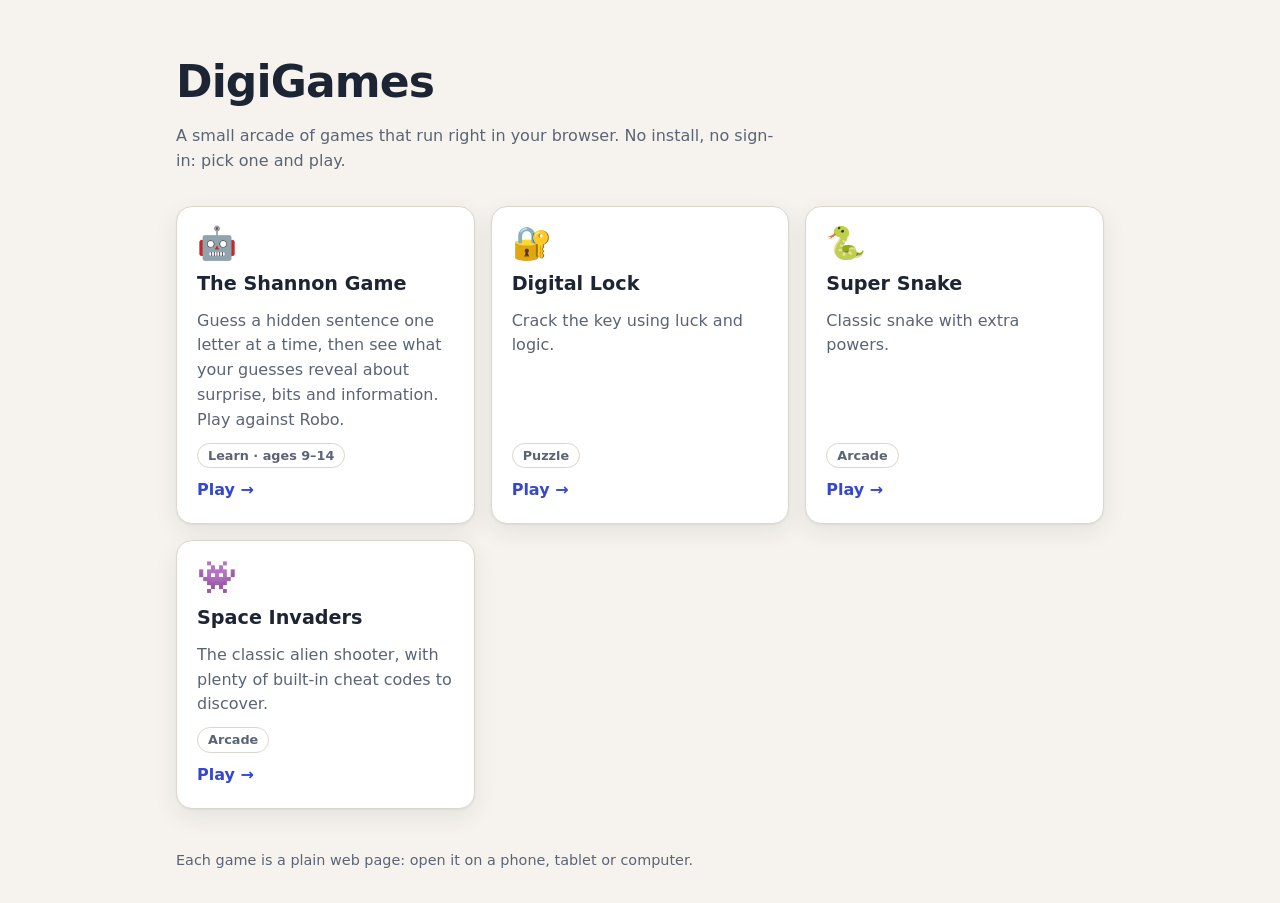
<file: index.html>
<!doctype html>
<html lang="en">
<head>
  <meta charset="utf-8">
  <meta name="viewport" content="width=device-width, initial-scale=1">
  <title>DigiGames</title>
  <meta name="description" content="A small arcade of browser games: The Shannon Game, Digital Lock, Super Snake and Space Invaders.">
  <style>
    /* Self-contained page: no external fonts, scripts or images. Links are relative, so the page works
       on GitHub Pages (https://srinivas-gandikota.github.io/DigiGames/) and when opened from disk. */
    :root {
      --bg: #f6f3ee;
      --surface: #ffffff;
      --ink: #1d2433;
      --muted: #5b6475;
      --line: #dcd6cc;
      --accent: #3446d4;
      --shadow: 0 1px 2px rgba(29, 36, 51, .06), 0 8px 24px rgba(29, 36, 51, .08);
    }
    @media (prefers-color-scheme: dark) {
      :root {
        --bg: #12151c;
        --surface: #1b2029;
        --ink: #eef1f7;
        --muted: #a3acbd;
        --line: #2c3340;
        --accent: #8f9cff;
        --shadow: 0 1px 2px rgba(0, 0, 0, .3), 0 8px 24px rgba(0, 0, 0, .35);
      }
    }
    * { box-sizing: border-box; }
    body {
      margin: 0;
      background: var(--bg);
      color: var(--ink);
      font: 16px/1.55 system-ui, -apple-system, "Segoe UI", Roboto, "Helvetica Neue", Arial, sans-serif;
    }
    main { max-width: 960px; margin: 0 auto; padding: 48px 16px 32px; }
    header { margin-bottom: 32px; }
    h1 { margin: 0 0 8px; font-size: clamp(2rem, 5vw, 2.75rem); letter-spacing: -0.02em; }
    header p { margin: 0; color: var(--muted); max-width: 60ch; }
    .grid { display: grid; gap: 16px; grid-template-columns: repeat(auto-fill, minmax(260px, 1fr)); list-style: none; margin: 0; padding: 0; }
    .card {
      display: flex; flex-direction: column; gap: 10px; height: 100%;
      padding: 20px; border: 1px solid var(--line); border-radius: 16px;
      background: var(--surface); box-shadow: var(--shadow);
      color: inherit; text-decoration: none;
      transition: transform .15s ease, border-color .15s ease;
    }
    .card:hover { transform: translateY(-2px); border-color: var(--accent); }
    .card:focus-visible { outline: 3px solid var(--accent); outline-offset: 3px; }
    .icon { font-size: 2rem; line-height: 1; }
    .card h2 { margin: 0; font-size: 1.2rem; }
    .card p { margin: 0; color: var(--muted); flex: 1; }
    .tag {
      align-self: flex-start; font-size: .8rem; font-weight: 600;
      padding: 2px 10px; border-radius: 999px;
      border: 1px solid var(--line); color: var(--muted);
    }
    .play { font-weight: 600; color: var(--accent); }
    footer { margin-top: 40px; color: var(--muted); font-size: .9rem; }
    @media (prefers-reduced-motion: reduce) { .card { transition: none; } .card:hover { transform: none; } }
  </style>
</head>
<body>
  <main>
    <header>
      <h1>DigiGames</h1>
      <p>A small arcade of games that run right in your browser. No install, no sign-in: pick one and play.</p>
    </header>

    <!-- To add a game: give it its own folder at the top of this repo, then add one <li> below. -->
    <ul class="grid">
      <li>
        <a class="card" href="ShannonGame/index.html">
          <span class="icon" aria-hidden="true">🤖</span>
          <h2>The Shannon Game</h2>
          <p>Guess a hidden sentence one letter at a time, then see what your guesses reveal about surprise, bits and information. Play against Robo.</p>
          <span class="tag">Learn · ages 9–14</span>
          <span class="play">Play →</span>
        </a>
      </li>
      <li>
        <a class="card" href="DigiLock/digilock-standalone.html">
          <span class="icon" aria-hidden="true">🔐</span>
          <h2>Digital Lock</h2>
          <p>Crack the key using luck and logic.</p>
          <span class="tag">Puzzle</span>
          <span class="play">Play →</span>
        </a>
      </li>
      <li>
        <a class="card" href="SuperSnake/snake-game.html">
          <span class="icon" aria-hidden="true">🐍</span>
          <h2>Super Snake</h2>
          <p>Classic snake with extra powers.</p>
          <span class="tag">Arcade</span>
          <span class="play">Play →</span>
        </a>
      </li>
      <li>
        <a class="card" href="SpaceVad/space-invaders.html">
          <span class="icon" aria-hidden="true">👾</span>
          <h2>Space Invaders</h2>
          <p>The classic alien shooter, with plenty of built-in cheat codes to discover.</p>
          <span class="tag">Arcade</span>
          <span class="play">Play →</span>
        </a>
      </li>
    </ul>

    <footer>Each game is a plain web page: open it on a phone, tablet or computer.</footer>
  </main>
</body>
</html>
</file>
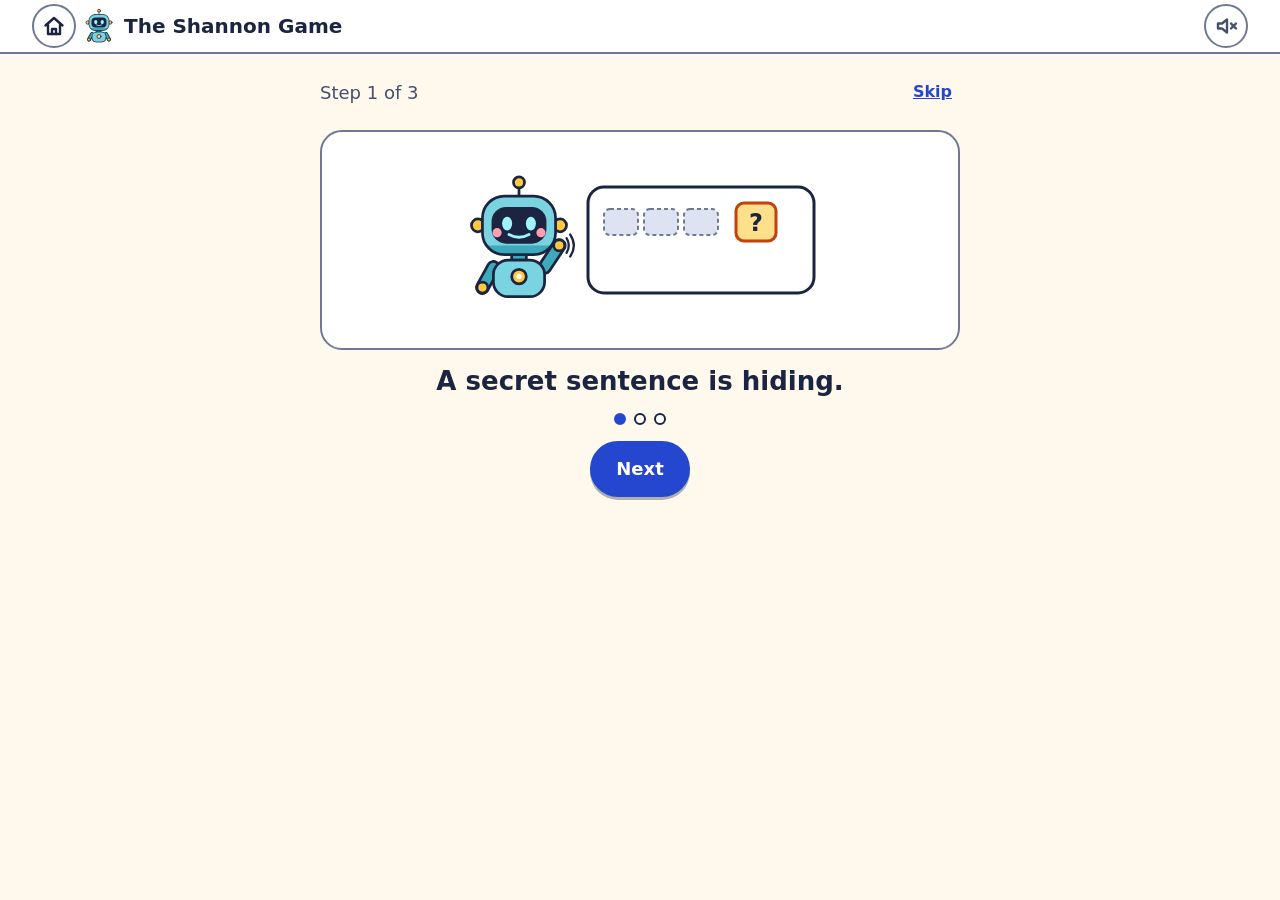
<file: ShannonGame/index.html>
<!DOCTYPE html>
<html lang="en" data-theme="light" data-calm="0" data-bigkeys="0" data-layout="abc" data-size="phone">
<head>
<meta charset="utf-8">
<meta name="viewport" content="width=device-width, initial-scale=1">
<meta name="color-scheme" content="light">
<title>The Shannon Game</title>
<link rel="stylesheet" href="css/base.css">
<link rel="stylesheet" href="css/play.css">
<link rel="stylesheet" href="css/board.css">
<link rel="stylesheet" href="css/detective.css">
</head>
<body>
<!-- One root for the whole app; ui/screens/* draw into <main> inside it (src/js/app.js). -->
<div id="app"></div>
<!-- Polite screen-reader announcements (SG.ui.a11y.announce) -->
<div id="sg-live" class="sg-visually-hidden" role="status" aria-live="polite" aria-atomic="true"></div>
<!-- Modal dialogs (SG.ui.dialogs) -->
<div id="dialog-root"></div>
<noscript>This game needs JavaScript to play. Please turn it on.</noscript>

<!-- Load order = docs/design/01-architecture.md section 4 (classic scripts, no modules, works from file://) -->
<script src="js/config.js"></script>

<script src="js/data/corpus-1.js"></script>
<script src="js/data/corpus-2.js"></script>
<script src="js/data/corpus-3.js"></script>
<script src="js/data/corpus-4.js"></script>
<script src="js/data/puzzles.js"></script>
<script src="js/data/blocklist.js"></script>
<script src="js/data/copy.js"></script>

<script src="js/core/rng.js"></script>
<script src="js/core/alphabet.js"></script>
<script src="js/core/model.js"></script>
<script src="js/core/info.js"></script>
<script src="js/core/twin.js"></script>
<script src="js/core/bits.js"></script>
<script src="js/core/content.js"></script>
<script src="js/core/game.js"></script>
<script src="js/core/badges.js"></script>
<script src="js/core/storage.js"></script>

<script src="js/ui/dom.js"></script>
<script src="js/ui/fmt.js"></script>
<script src="js/ui/icons.js"></script>
<script src="js/ui/theme.js"></script>
<script src="js/ui/a11y.js"></script>
<script src="js/ui/sound.js"></script>
<script src="js/ui/robo.js"></script>
<script src="js/ui/charts.js"></script>
<script src="js/ui/keyboard.js"></script>
<script src="js/ui/dialogs.js"></script>

<script src="js/ui/screens/home.js"></script>
<script src="js/ui/screens/onboarding.js"></script>
<script src="js/ui/screens/help.js"></script>
<script src="js/ui/screens/settings.js"></script>
<script src="js/ui/screens/setup.js"></script>
<script src="js/ui/screens/twoplayer.js"></script>
<script src="js/ui/screens/play.js"></script>
<script src="js/ui/screens/roboplays.js"></script>
<script src="js/ui/screens/board.js"></script>
<script src="js/ui/screens/journey.js"></script>
<script src="js/ui/screens/history.js"></script>
<script src="js/ui/screens/detective.js"></script>

<script src="js/app.js"></script>
</body>
</html>
</file>
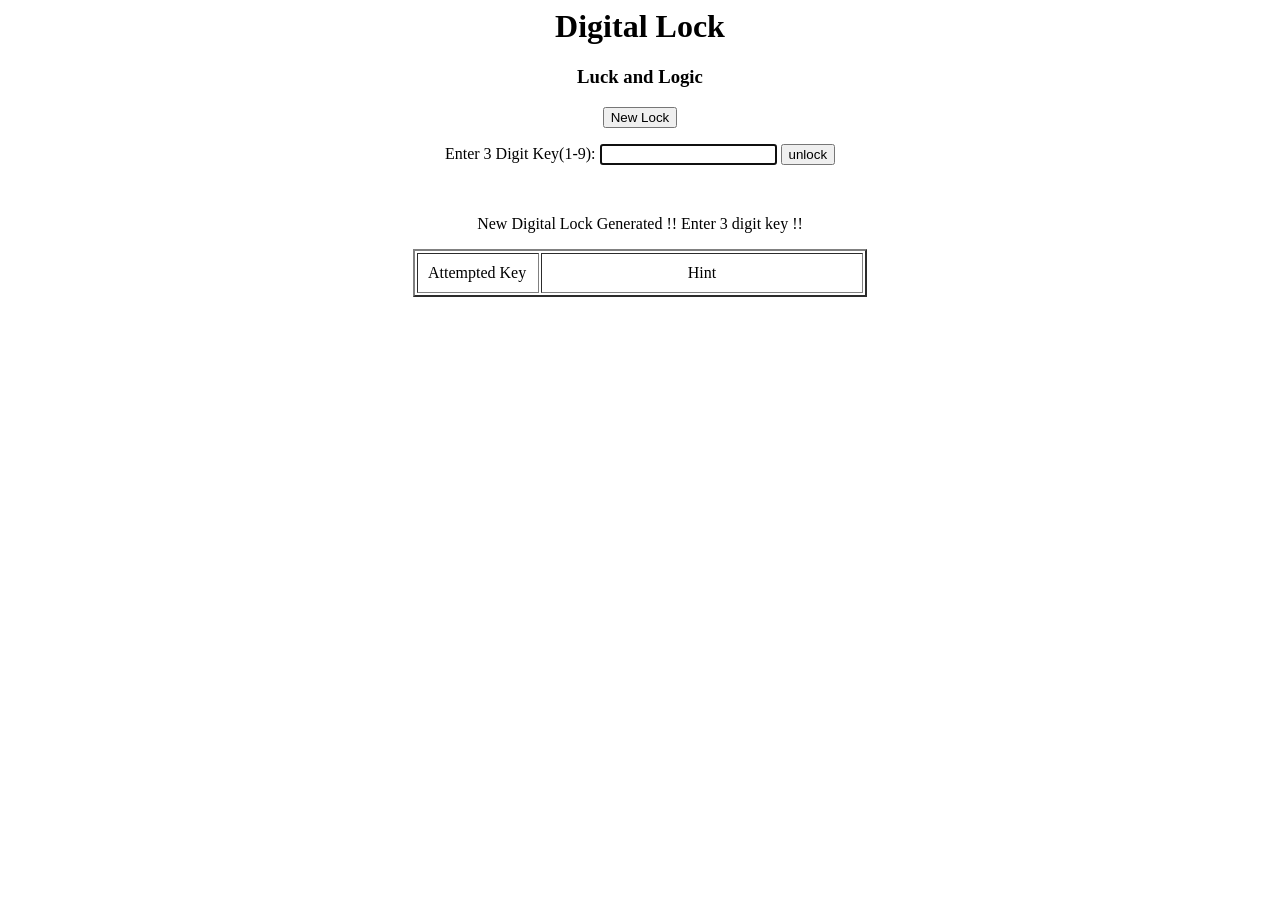
<file: DigiLock/digilock-standalone.html>
<html>

<body onload=newLock()>
<script>

var key = '235'
var maxAttempts = 6;
var attempts = 0;


var digitMatch = 0;
var posMatch = 0;


function getMatches(ukey)
{
    digitMatch = 0;
    posMatch = 0;

    for (i = 0; i < 3; i++) {
        var match = false;
        for (j=0; j < 3; j++) {
             if (ukey[i] == key[j]) {
                 match = true;
                 break;
             }
        }

       if (match) {
          digitMatch++;
          if (i == j)
              posMatch++;
       }
    }

}

function getNumberString(num)
{
    var numstr = ""
    if (num == 3)
        numstr = "Three Numbers are";
    else if (num == 2)
        numstr = "Two Numbers are";
    else if (num == 1)
        numstr = "One Number is";
    else
        numstr = "No Numbers are";

   return numstr;
        
}

function getHint()
{
    var displayStr = "";
    if (digitMatch) {

       if (digitMatch == posMatch) {
           displayStr += getNumberString(digitMatch) + " correct and well placed"
       } else if (posMatch) {
           displayStr += getNumberString(digitMatch) + " correct "
           displayStr += " and "+ getNumberString(posMatch) + " well placed"
       } else {
           displayStr += getNumberString(digitMatch) + " correct "
           displayStr += " but wrongly placed"
       }
    } else {
      displayStr += "Nothing is correct" 
    }
    return displayStr;
}

function displayHint(ukey, hint)
{

     var hintHtml = "<tr><td align=center>"+ukey+"</td><td padding=50px >"+hint+"</td></tr>"

     var hintBlock = document.getElementById("hintBlock2");
     hintBlock.innerHTML += hintHtml;
}

function displayStatus(status)
{
    var statusBlock = document.getElementById("statusBlock");
    statusBlock.innerHTML = status;
}

function validateKey(ukey)
{
    if (ukey.length != 3) {
        displayStatus("Enter 3 digits !!");
        return false;
    } else if (key == ukey) {
        displayStatus("<font color=#228B22>Success!! You Cracked The Code !!!</font> <br> Attempt another Digital Lock !!");
        return false;
    } else {
        if (attempts == maxAttempts - 1) {
            displayStatus("<font color=red>You Lost !!</font> Key is <font color=blue> <b>"+key+"</b></font> <br> Attempt another Digital Lock !!" );
            return false;
        } else {
            attempts++;
            displayStatus("Check the Hint ! "+(maxAttempts - attempts)+ " Attempts left !!");
        }
    }

    return true;
}

function checkKey()
{
    var ukeyObj = document.getElementById("ukey");
    var ukey = ukeyObj.value;
    if (validateKey(ukey)) {
        getMatches(ukey);
        displayHint(ukey, getHint());
    }
    ukeyObj.select();
}

function genKey()
{
    var key = "";
    //key += Math.ceil(Math.random()*9);
    for (i=0; i<3; i++) {
    var done = false;
    while (!done) {
       t = Math.ceil(Math.random()*9);
       if (!key.match(t)) {
           key += t;
           break;
       }
    }
    }
    return key;
}

function newLock()
{
    key=genKey();
    //key="234";
    attempts=0;
    document.getElementById("hintBlock2").innerHTML="";
    displayStatus("New Digital Lock Generated !! Enter 3 digit key !!");
    var ukeyObj = document.getElementById("ukey");
    ukeyObj.value = "";
    ukeyObj.select();
}
</script>

<div align=center>
<H1> Digital Lock </H1>
<H3> Luck and Logic </H3>
<input type="button" value="New Lock" onclick="newLock()" >
<p>
Enter 3 Digit Key(1-9): <input type="text" id="ukey"  onkeypress="Javascript: if (event.keyCode==13) checkKey();">
<input type="button" value="unlock" onclick="checkKey()" >
<br>
</p>
<br>
<p id="statusBlock">
</p>

<table id="hintBlock" border=2 align=center cellpadding="10">
<tr><td width=100> Attempted Key </td> <td width=300 align=center> Hint </td> </tr>
<tbody id="hintBlock2">
</tbody>
</table>

</div>
</body>
</html>
</file>
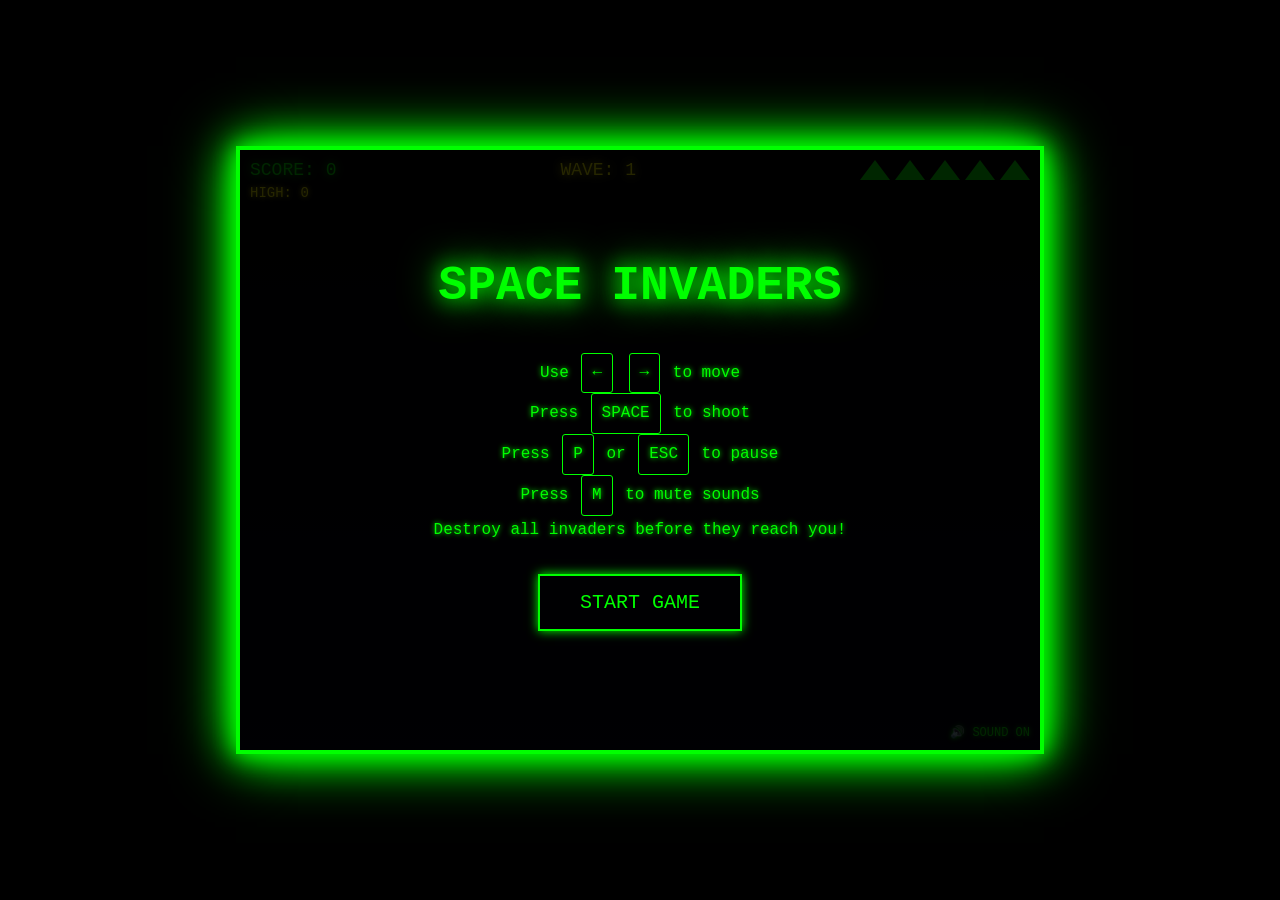
<file: SpaceVad/space-invaders.html>
<!DOCTYPE html>
<html lang="en">

<head>
    <meta charset="UTF-8">
    <meta name="viewport" content="width=device-width, initial-scale=1.0">
    <title>Space Invaders</title>
    <style>
        * {
            margin: 0;
            padding: 0;
            box-sizing: border-box;
        }

        body {
            background: #000;
            display: flex;
            justify-content: center;
            align-items: center;
            min-height: 100vh;
            font-family: 'Courier New', monospace;
            overflow: hidden;
        }

        .game-container {
            position: relative;
            border: 4px solid #0f0;
            box-shadow: 0 0 20px #0f0, 0 0 40px #0f0, 0 0 60px #0f0;
        }

        #gameCanvas {
            display: block;
            background: linear-gradient(to bottom, #000 0%, #001 100%);
        }

        .ui-overlay {
            position: absolute;
            top: 10px;
            left: 10px;
            right: 10px;
            display: flex;
            justify-content: space-between;
            align-items: flex-start;
            color: #0f0;
            font-size: 18px;
            text-shadow: 0 0 10px #0f0;
            pointer-events: none;
            z-index: 10;
        }

        .score-container {
            display: flex;
            flex-direction: column;
            gap: 5px;
        }

        .high-score {
            color: #ff0;
            font-size: 14px;
            text-shadow: 0 0 5px #ff0;
        }

        .start-screen,
        .game-over-screen {
            position: absolute;
            top: 0;
            left: 0;
            right: 0;
            bottom: 0;
            display: flex;
            flex-direction: column;
            justify-content: center;
            align-items: center;
            background: rgba(0, 0, 0, 0.85);
            z-index: 20;
        }

        .game-over-screen {
            display: none;
        }

        .pause-screen {
            position: absolute;
            top: 0;
            left: 0;
            right: 0;
            bottom: 0;
            display: none;
            flex-direction: column;
            justify-content: center;
            align-items: center;
            background: rgba(0, 0, 0, 0.9);
            z-index: 25;
        }

        .pause-screen h1 {
            color: #ff0;
            font-size: 48px;
            margin-bottom: 20px;
            text-shadow: 0 0 20px #ff0;
            animation: pulse 1.5s ease-in-out infinite;
        }

        h1 {
            color: #0f0;
            font-size: 48px;
            margin-bottom: 20px;
            text-shadow: 0 0 20px #0f0, 0 0 40px #0f0;
            animation: pulse 2s ease-in-out infinite;
        }

        @keyframes pulse {

            0%,
            100% {
                text-shadow: 0 0 20px #0f0, 0 0 40px #0f0;
            }

            50% {
                text-shadow: 0 0 30px #0f0, 0 0 60px #0f0, 0 0 80px #0f0;
            }
        }

        .btn {
            background: transparent;
            color: #0f0;
            border: 2px solid #0f0;
            padding: 15px 40px;
            font-size: 20px;
            font-family: 'Courier New', monospace;
            cursor: pointer;
            margin: 10px;
            transition: all 0.3s;
            text-transform: uppercase;
            box-shadow: 0 0 10px #0f0;
        }

        .btn:hover {
            background: #0f0;
            color: #000;
            box-shadow: 0 0 20px #0f0, 0 0 40px #0f0;
        }

        .instructions {
            color: #0f0;
            margin: 20px 0;
            text-align: center;
            line-height: 1.8;
            text-shadow: 0 0 5px #0f0;
        }

        .key {
            display: inline-block;
            padding: 5px 10px;
            border: 1px solid #0f0;
            border-radius: 3px;
            margin: 0 3px;
        }

        .lives-display {
            display: flex;
            gap: 5px;
        }

        .life-icon {
            width: 30px;
            height: 20px;
            background: #0f0;
            clip-path: polygon(50% 0%, 0% 100%, 100% 100%);
        }

        .wave-indicator {
            color: #ff0;
            text-shadow: 0 0 10px #ff0;
        }

        .mute-indicator {
            position: absolute;
            bottom: 10px;
            right: 10px;
            color: #0f0;
            font-size: 12px;
            text-shadow: 0 0 5px #0f0;
            pointer-events: none;
            z-index: 10;
        }
    </style>
</head>

<body>
    <div class="game-container">
        <canvas id="gameCanvas" width="800" height="600"></canvas>

        <div class="ui-overlay">
            <div class="score-container">
                <div>SCORE: <span id="score">0</span></div>
                <div class="high-score">HIGH: <span id="highScore">0</span></div>
            </div>
            <div class="wave-indicator">WAVE: <span id="wave">1</span></div>
            <div class="lives-display" id="lives"></div>
        </div>

        <div class="mute-indicator" id="muteIndicator">🔊 SOUND ON</div>

        <div class="start-screen" id="startScreen">
            <h1>SPACE INVADERS</h1>
            <div class="instructions">
                <p>Use <span class="key">←</span> <span class="key">→</span> to move</p>
                <p>Press <span class="key">SPACE</span> to shoot</p>
                <p>Press <span class="key">P</span> or <span class="key">ESC</span> to pause</p>
                <p>Press <span class="key">M</span> to mute sounds</p>
                <p>Destroy all invaders before they reach you!</p>
            </div>
            <button class="btn" id="startBtn">START GAME</button>
        </div>

        <div class="pause-screen" id="pauseScreen">
            <h1>PAUSED</h1>
            <div class="instructions">
                <p>Press <span class="key">P</span> or <span class="key">ESC</span> to resume</p>
            </div>
        </div>

        <div class="game-over-screen" id="gameOverScreen">
            <h1 id="gameOverTitle">GAME OVER</h1>
            <p style="color: #0f0; font-size: 24px; margin: 20px;">
                FINAL SCORE: <span id="finalScore">0</span>
            </p>
            <div class="instructions" style="margin: 15px 0;">
                <p>Press <span class="key">P</span> to toggle pause</p>
                <p>Press <span class="key">M</span> to mute sounds</p>
            </div>
            <button class="btn" id="restartBtn">PLAY AGAIN</button>
        </div>
    </div>

    <script>
        const canvas = document.getElementById('gameCanvas');
        const ctx = canvas.getContext('2d');

        // Game state
        let gameRunning = false;
        let gamePaused = false;
        let score = 0;
        let highScore = parseInt(localStorage.getItem('spaceInvadersHighScore')) || 0;
        let wave = 1;
        let lives = 5;
        let soundEnabled = true;
        let animationId;

        // Audio context
        let audioCtx;

        // Player
        const player = {
            x: canvas.width / 2 - 25,
            y: canvas.height - 50,
            width: 50,
            height: 30,
            speed: 7,
            color: '#0f0',
            bullets: [],
            cooldown: 0
        };

        // Invaders
        let invaders = [];
        let invaderBullets = [];
        let invaderDirection = 1;
        let invaderSpeed = 1;
        let invaderDropDistance = 30;

        // Particles for explosions
        let particles = [];

        // Stars background
        const stars = [];
        for (let i = 0; i < 100; i++) {
            stars.push({
                x: Math.random() * canvas.width,
                y: Math.random() * canvas.height,
                size: Math.random() * 2 + 1,
                speed: Math.random() * 0.5 + 0.1
            });
        }

        // Initialize audio
        function initAudio() {
            if (!audioCtx) {
                audioCtx = new (window.AudioContext || window.webkitAudioContext)();
            }
        }

        // Generate sound effects
        function playSound(type) {
            if (!soundEnabled || !audioCtx) return;

            const oscillator = audioCtx.createOscillator();
            const gainNode = audioCtx.createGain();

            oscillator.connect(gainNode);
            gainNode.connect(audioCtx.destination);

            switch (type) {
                case 'shoot':
                    oscillator.frequency.setValueAtTime(800, audioCtx.currentTime);
                    oscillator.frequency.exponentialRampToValueAtTime(200, audioCtx.currentTime + 0.1);
                    gainNode.gain.setValueAtTime(0.3, audioCtx.currentTime);
                    gainNode.gain.exponentialRampToValueAtTime(0.01, audioCtx.currentTime + 0.1);
                    oscillator.start(audioCtx.currentTime);
                    oscillator.stop(audioCtx.currentTime + 0.1);
                    break;

                case 'explosion':
                    oscillator.type = 'sawtooth';
                    oscillator.frequency.setValueAtTime(200, audioCtx.currentTime);
                    oscillator.frequency.exponentialRampToValueAtTime(50, audioCtx.currentTime + 0.3);
                    gainNode.gain.setValueAtTime(0.4, audioCtx.currentTime);
                    gainNode.gain.exponentialRampToValueAtTime(0.01, audioCtx.currentTime + 0.3);
                    oscillator.start(audioCtx.currentTime);
                    oscillator.stop(audioCtx.currentTime + 0.3);
                    break;

                case 'invaderHit':
                    oscillator.type = 'square';
                    oscillator.frequency.setValueAtTime(150, audioCtx.currentTime);
                    oscillator.frequency.linearRampToValueAtTime(100, audioCtx.currentTime + 0.15);
                    gainNode.gain.setValueAtTime(0.3, audioCtx.currentTime);
                    gainNode.gain.linearRampToValueAtTime(0.01, audioCtx.currentTime + 0.15);
                    oscillator.start(audioCtx.currentTime);
                    oscillator.stop(audioCtx.currentTime + 0.15);
                    break;

                case 'gameOver':
                    oscillator.type = 'sawtooth';
                    oscillator.frequency.setValueAtTime(400, audioCtx.currentTime);
                    oscillator.frequency.exponentialRampToValueAtTime(100, audioCtx.currentTime + 1);
                    gainNode.gain.setValueAtTime(0.5, audioCtx.currentTime);
                    gainNode.gain.exponentialRampToValueAtTime(0.01, audioCtx.currentTime + 1);
                    oscillator.start(audioCtx.currentTime);
                    oscillator.stop(audioCtx.currentTime + 1);
                    break;

                case 'pause':
                    oscillator.type = 'sine';
                    oscillator.frequency.setValueAtTime(600, audioCtx.currentTime);
                    gainNode.gain.setValueAtTime(0.2, audioCtx.currentTime);
                    gainNode.gain.linearRampToValueAtTime(0.01, audioCtx.currentTime + 0.1);
                    oscillator.start(audioCtx.currentTime);
                    oscillator.stop(audioCtx.currentTime + 0.1);
                    break;
            }
        }

        // Initialize invaders grid
        function createInvaders() {
            invaders = [];
            const rows = 4 + Math.min(wave - 1, 4);
            const cols = 8 + Math.min(wave - 1, 4);
            const startX = (canvas.width - (cols * 50)) / 2;
            const startY = 50 + Math.min(wave - 1, 3) * 10;

            for (let row = 0; row < Math.min(rows, 6); row++) {
                for (let col = 0; col < Math.min(cols, 12); col++) {
                    invaders.push({
                        x: startX + col * 50,
                        y: startY + row * 40,
                        width: 40,
                        height: 30,
                        row: row,
                        col: col,
                        type: row < 1 ? 2 : row < 3 ? 1 : 0,
                        alive: true
                    });
                }
            }
            invaderSpeed = 1 + (wave - 1) * 0.3;
            invaderDirection = 1;
        }

        // Draw player ship
        function drawPlayer() {
            ctx.fillStyle = player.color;

            // Main body
            ctx.beginPath();
            ctx.moveTo(player.x + player.width / 2, player.y);
            ctx.lineTo(player.x + player.width, player.y + player.height);
            ctx.lineTo(player.x + player.width, player.y + player.height - 10);
            ctx.lineTo(player.x + 10, player.y + player.height - 10);
            ctx.lineTo(player.x + 10, player.y + player.height);
            ctx.lineTo(player.x, player.y + player.height);
            ctx.closePath();
            ctx.fill();

            // Cannon
            ctx.fillRect(player.x + player.width / 2 - 3, player.y - 8, 6, 8);

            // Glow effect
            ctx.shadowColor = player.color;
            ctx.shadowBlur = 15;
            ctx.fill();
            ctx.shadowBlur = 0;
        }

        // Draw invaders
        function drawInvader(invader) {
            if (!invader.alive) return;

            ctx.fillStyle = invader.type === 2 ? '#f00' : invader.type === 1 ? '#ff0' : '#0ff';

            // Alien body
            const x = invader.x;
            const y = invader.y;
            const w = invader.width;
            const h = invader.height;

            // Main body
            ctx.fillRect(x + w * 0.2, y, w * 0.6, h * 0.6);
            ctx.fillRect(x, y + h * 0.3, w, h * 0.4);

            // Eyes
            ctx.fillStyle = '#000';
            ctx.fillRect(x + w * 0.3, y + h * 0.4, w * 0.1, h * 0.1);
            ctx.fillRect(x + w * 0.6, y + h * 0.4, w * 0.1, h * 0.1);

            // Legs
            ctx.fillStyle = invader.type === 2 ? '#f00' : invader.type === 1 ? '#ff0' : '#0ff';
            ctx.fillRect(x, y + h * 0.7, w * 0.2, h * 0.3);
            ctx.fillRect(x + w * 0.8, y + h * 0.7, w * 0.2, h * 0.3);

            // Glow
            ctx.shadowColor = ctx.fillStyle;
            ctx.shadowBlur = 10;
            ctx.fillRect(x + w * 0.2, y, w * 0.6, h * 0.6);
            ctx.shadowBlur = 0;
        }

        // Draw bullets
        function drawBullets() {
            // Player bullets
            ctx.fillStyle = '#0f0';
            ctx.shadowColor = '#0f0';
            ctx.shadowBlur = 10;
            player.bullets.forEach(bullet => {
                ctx.fillRect(bullet.x - 2, bullet.y, 4, 15);
            });
            ctx.shadowBlur = 0;

            // Invader bullets
            ctx.fillStyle = '#f00';
            ctx.shadowColor = '#f00';
            ctx.shadowBlur = 10;
            invaderBullets.forEach(bullet => {
                ctx.beginPath();
                ctx.arc(bullet.x, bullet.y, 5, 0, Math.PI * 2);
                ctx.fill();
            });
            ctx.shadowBlur = 0;
        }

        // Draw stars
        function drawStars() {
            ctx.fillStyle = '#fff';
            stars.forEach(star => {
                ctx.globalAlpha = Math.random() * 0.5 + 0.5;
                ctx.fillRect(star.x, star.y, star.size, star.size);
            });
            ctx.globalAlpha = 1;
        }

        // Draw particles
        function drawParticles() {
            particles.forEach((p, i) => {
                ctx.fillStyle = p.color;
                ctx.globalAlpha = p.life;
                ctx.fillRect(p.x, p.y, p.size, p.size);
            });
            ctx.globalAlpha = 1;
        }

        // Draw pause screen
        function drawPauseScreen() {
            ctx.fillStyle = 'rgba(0, 0, 0, 0.7)';
            ctx.fillRect(0, 0, canvas.width, canvas.height);

            ctx.fillStyle = '#ff0';
            ctx.font = 'bold 60px Courier New';
            ctx.textAlign = 'center';
            ctx.shadowColor = '#ff0';
            ctx.shadowBlur = 20;
            ctx.fillText('PAUSED', canvas.width / 2, canvas.height / 2 - 30);
            ctx.shadowBlur = 0;

            ctx.fillStyle = '#0f0';
            ctx.font = '20px Courier New';
            ctx.fillText('Press P or ESC to resume', canvas.width / 2, canvas.height / 2 + 30);
        }

        // Create explosion
        function createExplosion(x, y, color) {
            for (let i = 0; i < 20; i++) {
                particles.push({
                    x: x,
                    y: y,
                    vx: (Math.random() - 0.5) * 10,
                    vy: (Math.random() - 0.5) * 10,
                    life: 1,
                    color: color,
                    size: Math.random() * 4 + 2
                });
            }
        }

        // Update particles
        function updateParticles() {
            particles.forEach(p => {
                p.x += p.vx;
                p.y += p.vy;
                p.life -= 0.02;
            });
            particles = particles.filter(p => p.life > 0);
        }

        // Update stars
        function updateStars() {
            stars.forEach(star => {
                star.y += star.speed;
                if (star.y > canvas.height) {
                    star.y = 0;
                    star.x = Math.random() * canvas.width;
                }
            });
        }

        // Update player
        function updatePlayer(keys) {
            if (keys['ArrowLeft'] && player.x > 0) {
                player.x -= player.speed;
            }
            if (keys['ArrowRight'] && player.x < canvas.width - player.width) {
                player.x += player.speed;
            }
            if (keys[' '] && player.cooldown <= 0) {
                player.bullets.push({
                    x: player.x + player.width / 2,
                    y: player.y
                });
                player.cooldown = 20;
                playSound('shoot');
            }
            if (player.cooldown > 0) player.cooldown--;
        }

        // Update player bullets
        function updatePlayerBullets() {
            player.bullets.forEach((bullet, index) => {
                bullet.y -= 10;
                if (bullet.y < 0) {
                    player.bullets.splice(index, 1);
                }
            });
        }

        // Update invaders
        function updateInvaders() {
            let hitEdge = false;
            let aliveCount = 0;

            invaders.forEach(invader => {
                if (invader.alive) {
                    aliveCount++;
                    invader.x += invaderSpeed * invaderDirection;
                    if (invader.x <= 10 || invader.x >= canvas.width - invader.width - 10) {
                        hitEdge = true;
                    }
                }
            });

            if (hitEdge) {
                invaderDirection *= -1;
                invaders.forEach(invader => {
                    invader.y += invaderDropDistance;
                });
            }

            // Check if invaders reached player
            invaders.forEach(invader => {
                if (invader.alive && invader.y >= player.y) {
                    gameOver(false);
                }
            });

            // Random invader shooting
            if (aliveCount > 0 && Math.random() < 0.02 + wave * 0.005) {
                const aliveInvaders = invaders.filter(i => i.alive);
                const shooter = aliveInvaders[Math.floor(Math.random() * aliveInvaders.length)];
                invaderBullets.push({
                    x: shooter.x + shooter.width / 2,
                    y: shooter.y + shooter.height
                });
            }

            // Check win condition
            if (aliveCount === 0) {
                nextWave();
            }
        }

        // Update invader bullets
        function updateInvaderBullets() {
            invaderBullets.forEach((bullet, index) => {
                bullet.y += 5;
                if (bullet.y > canvas.height) {
                    invaderBullets.splice(index, 1);
                }
            });
        }

        // Check collisions
        function checkCollisions() {
            // Player bullets hitting invaders
            player.bullets.forEach((bullet, bIndex) => {
                invaders.forEach(invader => {
                    if (invader.alive &&
                        bullet.x > invader.x &&
                        bullet.x < invader.x + invader.width &&
                        bullet.y > invader.y &&
                        bullet.y < invader.y + invader.height) {

                        invader.alive = false;
                        player.bullets.splice(bIndex, 1);
                        createExplosion(invader.x + invader.width / 2, invader.y + invader.height / 2,
                            invader.type === 2 ? '#f00' : invader.type === 1 ? '#ff0' : '#0ff');

                        score += (invader.type + 1) * 100;
                        playSound('invaderHit');
                        updateUI();
                    }
                });
            });

            // Invader bullets hitting player
            invaderBullets.forEach((bullet, index) => {
                if (bullet.x > player.x &&
                    bullet.x < player.x + player.width &&
                    bullet.y > player.y &&
                    bullet.y < player.y + player.height) {

                    invaderBullets.splice(index, 1);
                    createExplosion(player.x + player.width / 2, player.y + player.height / 2, '#0f0');
                    playSound('explosion');
                    lives--;
                    updateUI();

                    if (lives <= 0) {
                        gameOver(false);
                    }
                }
            });
        }

        // Update UI
        function updateUI() {
            document.getElementById('score').textContent = score;
            document.getElementById('highScore').textContent = highScore;
            document.getElementById('wave').textContent = wave;

            const livesContainer = document.getElementById('lives');
            livesContainer.innerHTML = '';
            for (let i = 0; i < lives; i++) {
                const lifeIcon = document.createElement('div');
                lifeIcon.className = 'life-icon';
                livesContainer.appendChild(lifeIcon);
            }
        }

        // Next wave
        function nextWave() {
            wave++;
            updateUI();
            createInvaders();
            invaderBullets = [];
        }

        // Toggle pause
        function togglePause() {
            gamePaused = !gamePaused;
            document.getElementById('pauseScreen').style.display = gamePaused ? 'flex' : 'none';
            playSound('pause');
        }
        function toggleLives() {
            lives += 10;
            updateUI();
        }

        // Toggle mute
        function toggleMute() {
            soundEnabled = !soundEnabled;
            const muteIndicator = document.getElementById('muteIndicator');
            muteIndicator.textContent = soundEnabled ? '🔊 SOUND ON' : '🔇 SOUND OFF';
            muteIndicator.style.color = soundEnabled ? '#0f0' : '#888';
        }

        // Game over
        function gameOver(victory) {
            gameRunning = false;
            cancelAnimationFrame(animationId);

            // Update high score
            if (score > highScore) {
                highScore = score;
                localStorage.setItem('spaceInvadersHighScore', highScore);
            }
            updateUI();

            document.getElementById('gameOverTitle').textContent = victory ? 'VICTORY!' : 'GAME OVER';
            document.getElementById('finalScore').textContent = score;
            document.getElementById('gameOverScreen').style.display = 'flex';

            playSound('gameOver');
        }

        // Main game loop
        function gameLoop() {
            if (!gameRunning) return;

            // Clear canvas
            ctx.clearRect(0, 0, canvas.width, canvas.height);

            // Draw pause screen if paused
            if (gamePaused) {
                drawPauseScreen();
                animationId = requestAnimationFrame(gameLoop);
                return;
            }

            // Update
            updateStars();
            updatePlayer(keys);
            updatePlayerBullets();
            updateInvaders();
            updateInvaderBullets();
            checkCollisions();
            updateParticles();

            // Draw
            drawStars();
            drawPlayer();
            invaders.forEach(drawInvader);
            drawBullets();
            drawParticles();

            animationId = requestAnimationFrame(gameLoop);
        }

        // Input handling
        const keys = {};
        document.addEventListener('keydown', (e) => {
            keys[e.key] = true;

            if (e.key === ' ' && !gameRunning) {
                e.preventDefault();
            }

            // Pause toggle
            if ((e.key === 'p' || e.key === 'P' || e.key === 'Escape') && gameRunning) {
                e.preventDefault();
                togglePause();
            }

            if ((e.key === 'l' || e.key === 'L') && gameRunning) {
                e.preventDefault();
                toggleLives();
            }

            // Mute toggle
            if (e.key === 'm' || e.key === 'M') {
                e.preventDefault();
                toggleMute();
            }
        });
        document.addEventListener('keyup', (e) => {
            keys[e.key] = false;
        });

        // Start game
        function startGame() {
            initAudio();
            score = 0;
            wave = 1;
            lives = 10;
            player.x = canvas.width / 2 - 25;
            player.bullets = [];
            invaderBullets = [];
            particles = [];

            updateUI();
            createInvaders();

            document.getElementById('startScreen').style.display = 'none';
            document.getElementById('gameOverScreen').style.display = 'none';
            document.getElementById('pauseScreen').style.display = 'none';

            gameRunning = true;
            gamePaused = false;
            gameLoop();
        }

        // Button handlers
        document.getElementById('startBtn').addEventListener('click', startGame);
        document.getElementById('restartBtn').addEventListener('click', startGame);

        // Initial UI setup
        updateUI();
        document.getElementById('muteIndicator').textContent = '🔊 SOUND ON';
    </script>
</body>

</html>
</file>
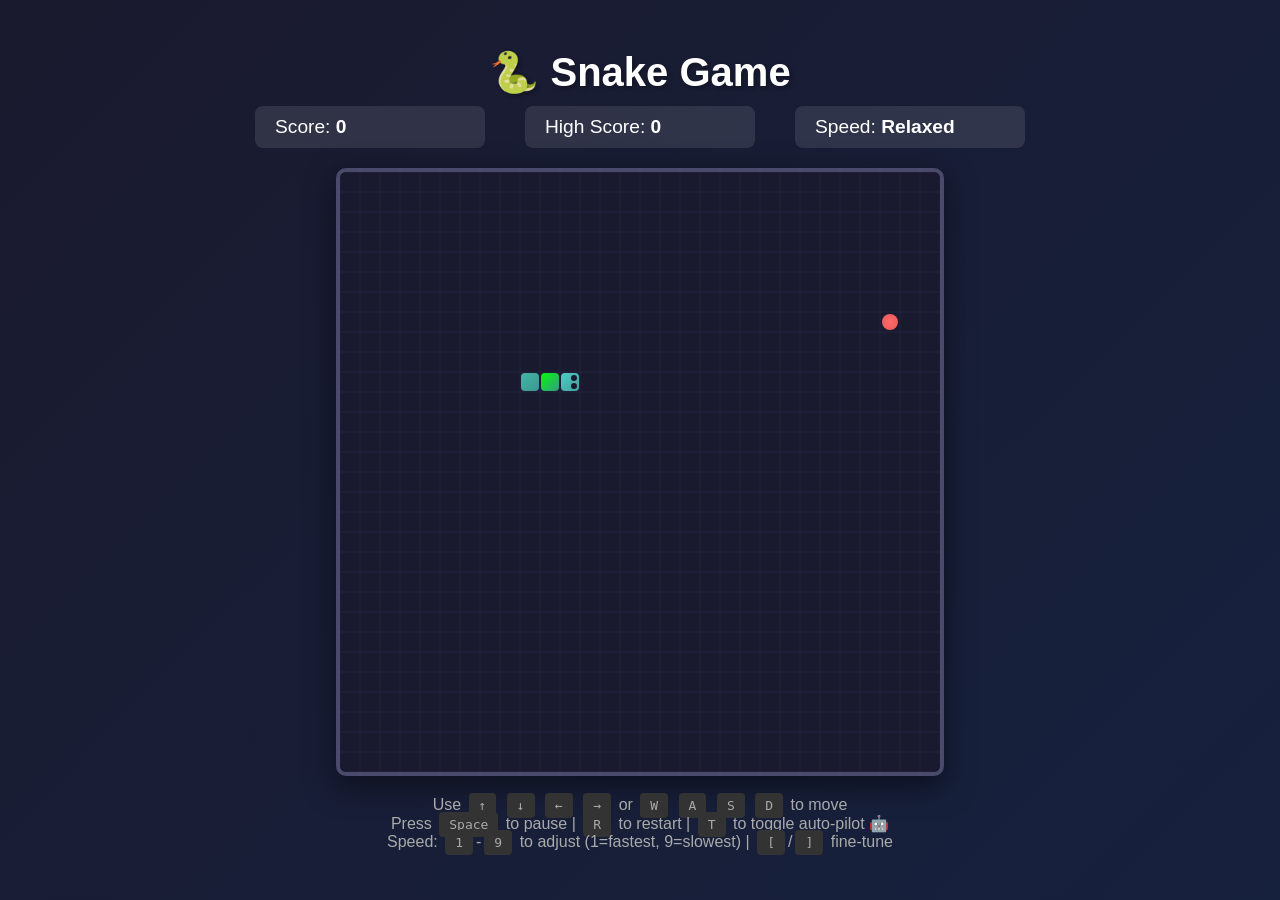
<file: SuperSnake/snake-game.html>
<!DOCTYPE html>
<html lang="en">

<head>
    <meta charset="UTF-8">
    <meta name="viewport" content="width=device-width, initial-scale=1.0">
    <title>Snake Game</title>
    <style>
        * {
            margin: 0;
            padding: 0;
            box-sizing: border-box;
        }

        body {
            display: flex;
            flex-direction: column;
            align-items: center;
            justify-content: center;
            min-height: 100vh;
            background: linear-gradient(135deg, #1a1a2e 0%, #16213e 100%);
            font-family: 'Segoe UI', Tahoma, Geneva, Verdana, sans-serif;
            color: #fff;
        }

        h1 {
            margin-bottom: 10px;
            font-size: 2.5rem;
            text-shadow: 2px 2px 4px rgba(0, 0, 0, 0.3);
        }

        .game-info {
            display: flex;
            gap: 40px;
            margin-bottom: 20px;
            font-size: 1.2rem;
        }

        .game-info span {

            width: 230px;
        }

        .game-info span {
            background: rgba(255, 255, 255, 0.1);
            padding: 10px 20px;
            border-radius: 8px;
        }

        #gameCanvas {
            border: 4px solid #4a4a6a;
            border-radius: 10px;
            box-shadow: 0 10px 30px rgba(0, 0, 0, 0.5);
        }

        .controls {
            margin-top: 20px;
            text-align: center;
            color: #aaa;
        }

        .controls kbd {
            background: #333;
            padding: 5px 10px;
            border-radius: 4px;
            margin: 0 3px;
            font-family: monospace;
        }

        .game-over {
            position: absolute;
            top: 50%;
            left: 50%;
            transform: translate(-50%, -50%);
            background: rgba(0, 0, 0, 0.9);
            padding: 40px;
            border-radius: 15px;
            text-align: center;
            display: none;
        }

        .game-over h2 {
            color: #ff6b6b;
            margin-bottom: 20px;
        }

        .game-over button {
            background: #4ecdc4;
            color: #1a1a2e;
            border: none;
            padding: 15px 30px;
            font-size: 1.1rem;
            border-radius: 8px;
            cursor: pointer;
            font-weight: bold;
            transition: transform 0.2s, background 0.2s;
        }

        .game-over button:hover {
            background: #45b7aa;
            transform: scale(1.05);
        }
    </style>
</head>

<body>
    <h1>🐍 Snake Game</h1>

    <div class="game-info">
        <span>Score: <strong id="score">0</strong></span>
        <span>High Score: <strong id="highScore">0</strong></span>
        <span>Speed: <strong id="gameSpeed">Normal</strong></span>
    </div>

    <canvas id="gameCanvas" width="600" height="600"></canvas>

    <div class="controls">
        <p>Use <kbd>↑</kbd> <kbd>↓</kbd> <kbd>←</kbd> <kbd>→</kbd> or <kbd>W</kbd> <kbd>A</kbd> <kbd>S</kbd>
            <kbd>D</kbd> to move
        </p>
        <p>Press <kbd>Space</kbd> to pause | <kbd>R</kbd> to restart | <kbd>T</kbd> to toggle auto-pilot 🤖</p>
        <p>Speed: <kbd>1</kbd>-<kbd>9</kbd> to adjust (1=fastest, 9=slowest) | <kbd>[</kbd>/<kbd>]</kbd> fine-tune</p>
    </div>

    <div class="game-over" id="gameOver">
        <h2>Game Over!</h2>
        <p style="margin-bottom: 20px; font-size: 1.2rem;">Final Score: <span id="finalScore">0</span></p>
        <button onclick="resetGame()">Play Again</button>
    </div>

    <script>
        const canvas = document.getElementById('gameCanvas');
        const ctx = canvas.getContext('2d');

        // Game settings
        const gridSize = 20;
        const tileCount = canvas.width / gridSize;

        // Speed: 5x slower than normal (normal would be ~100ms)
        let gameSpeed = 500; // 500ms = 5x slower than typical 100ms
        const minSpeed = 25;  // Fastest (50ms)
        const maxSpeed = 1000; // Slowest (1000ms)
        const slomoSpeed = 50;
        let bkupGameSpeed = 0;
        let gameLoop = null;
        const loopLimitScore = 4000;

        let snake = [];
        let food = {};
        let direction = {x: 0, y: 0};
        let nextDirection = {x: 0, y: 0};
        let score = 0;
        let highScore = localStorage.getItem('snakeHighScore') || 0;
        let isPaused = false;
        let isGameOver = false;
        let cheatMode = false;
        let loopSnakeMode = false;
        let loopDir = 'aclock';
        let cheatPath = [];

        document.getElementById('highScore').textContent = highScore;

        function getSpeedLabel(ms) {
            if (ms <= 100) return '⚡⚡⚡ Ultra';
            if (ms <= 200) return '⚡⚡ Fast';
            if (ms <= 300) return '⚡ Quick';
            if (ms <= 400) return 'Normal';
            if (ms <= 500) return 'Relaxed';
            if (ms <= 600) return 'Slow';
            if (ms <= 700) return '⚪ Very Slow';
            if (ms <= 800) return '⚪⚪ Turtle';
            return '⚪⚪⚪ Snail';
        }
        function getLoopString() {
            if (loopSnakeMode)
                return (loopDir == 'aclock') ? "L" : "R";
            return ""
        }

        function updateSpeedDisplay() {
            document.getElementById('gameSpeed').textContent = getLoopString() + getSpeedLabel(gameSpeed);
        }

        function setGameSpeed(newSpeed) {
            // Clamp speed to valid range
            newSpeed = Math.max(minSpeed, Math.min(maxSpeed, newSpeed));

            // Clear existing loop and start new one with updated speed
            if (gameLoop) {
                clearInterval(gameLoop);
            }
            gameSpeed = newSpeed;
            updateSpeedDisplay();
            gameLoop = setInterval(update, gameSpeed);
        }
        function backUpSpeed(newSpeed) {
            if (bkupGameSpeed == 0) {
                bkupGameSpeed = gameSpeed;
                setGameSpeed(newSpeed);
            }
        }
        function restoreSpeed() {
            if (bkupGameSpeed != 0) {
                if (gameSpeed == slomoSpeed)
                    setGameSpeed(bkupGameSpeed);
                //else speed changed by user
                bkupGameSpeed = 0;
            }
        }

        function initGame() {
            snake = [
                {x: 10, y: 10},
                {x: 9, y: 10},
                {x: 8, y: 10}
            ];
            direction = {x: 1, y: 0};
            nextDirection = {x: 1, y: 0};
            score = 0;
            isPaused = false;
            isGameOver = false;
            //cheatMode = false;
            cheatPath = [];
            document.getElementById('score').textContent = score;
            document.getElementById('gameOver').style.display = 'none';
            spawnFood();
        }

        let headLoopMode = false
        let headLoopState = 'none'
        let headlooplen = 0
        let tailspot = 1
        let loopCount = 0
        // BFS pathfinding to find shortest path to food
        function findPathToFood() {
            const head = snake[0];
            const queue = [{x: head.x, y: head.y, path: []}];
            const visited = new Set();
            visited.add(`${head.x},${head.y}`);

            // Create snake body set for collision checking
            const snakeSet = new Set();
            let maxY = 0;
            // Don't include the tail as it will move
            //for (let i = 0; i < snake.length - 1; i++) {
            for (let i = 0; i < snake.length; i++) {
                snakeSet.add(`${snake[i].x},${snake[i].y}`);
                if (maxY < snake[i].y) maxY = snake[i].y;
            }

            if (loopSnakeMode) {
                return loopSnake(head, snakeSet)
            }

            if (headLoopMode && headLoopTrace(maxY)) {
                return loopSnake(head, snakeSet)
            }

            while (queue.length > 0) {
                const current = queue.shift();

                // Check if we reached the food
                if (current.x === food.x && current.y === food.y) {
                    restoreSpeed();
                    return current.path;
                }

                // Explore neighbors
                const directions = [
                    {x: 0, y: -1}, // up
                    {x: 0, y: 1},  // down
                    {x: -1, y: 0}, // left
                    {x: 1, y: 0}   // right
                ];

                for (let dir of directions) {
                    const newX = current.x + dir.x;
                    const newY = current.y + dir.y;
                    const key = `${newX},${newY}`;

                    // Check bounds
                    if (newX < 0 || newX >= tileCount || newY < 0 || newY >= tileCount) {
                        continue;
                    }

                    // Check if already visited
                    if (visited.has(key)) {
                        continue;
                    }

                    // Check if collides with snake body
                    if (snakeSet.has(key)) {
                        continue;
                    }

                    visited.add(key);
                    const newPath = [...current.path, dir];
                    queue.push({x: newX, y: newY, path: newPath});
                }
            }

            //Manual control after a score threshold is achieved
            if (score > loopLimitScore) {
                setGameSpeed(900)
                cheatMode = false;
                togglePause()
                return []
            }
            //No direct path, just decide next step
            backUpSpeed(slomoSpeed);
            return loopSnake(head, snakeSet)

        }
        function headLoopTrace(maxY) {
            if (headlooplen > snake.length) headlooplen = snake.length;
            if (headLoopState == 'none' && headlooplen < snake.length) {
                //pick more on the way - without deviating to top
                if (snake[0].x < food.x && snake[0].y > food.y) {
                    if (snake[snake.length - 1].y < food.y)
                        return false
                }
                headlooplen = snake.length
                headLoopState = 'wait-head'
                loopCount = 0
            }
            if (headLoopState == 'wait-head' && snake[0].y == 0) {
                headLoopState = 'wait-tail'
            }
            //tail hits first row
            if (snake.length > tileCount * 2)
                tailspot = snake.length - tileCount
            else
                tailspot = snake.length - Math.floor(snake.length / 15 + 1)

            if (headLoopState == 'wait-tail' && snake[tailspot].y == 0) {
                headLoopState = 'wait-head-x0'
            }
            if (headLoopState == 'wait-head-x0') {
                if (snake[0].x == 0) {
                    if (snake[0].y >= maxY || snake[snake.length - 1].y == maxY) {
                        headLoopState = 'none'
                    } else if (snake[0].y + 1 == maxY) {
                        if (loopCount >= 1) {
                            headLoopState = 'none'
                        } else {
                            loopCount += 1
                        }
                    }
                }
                /* 
                else if (snake[0].y >= maxY) {
                    headLoopState = 'none'
                }
                */
            }

            if (snake.length > 60 && (headLoopState != 'none')) {
                return true
            }

            return false
        }
        function loopSnake(head, snakeSet) {

            // Explore neighbors
            const aclock_directions = [
                {x: 1, y: 0},  // right
                {x: 0, y: -1}, // up
                {x: -1, y: 0}, // left
                {x: 0, y: 1},  // down
            ];

            const clock_directions = [
                {x: -1, y: 0}, // left
                {x: 0, y: -1}, // up
                {x: 1, y: 0},  // right
                {x: 0, y: 1},  // down
            ];

            let directions = (loopDir == 'aclock') ? aclock_directions : clock_directions;

            for (let dir of directions) {
                const newX = head.x + dir.x;
                const newY = head.y + dir.y;
                const key = `${newX},${newY}`;

                // Check bounds
                if (newX < 0 || newX >= tileCount || newY < 0 || newY >= tileCount) {
                    continue;
                }

                // Check if collides with snake body
                if (snakeSet.has(key)) {
                    continue;
                }

                return [dir]

            }
            return []; // No path found
        }

        function spawnFood() {
            food = {
                x: Math.floor(Math.random() * tileCount),
                y: Math.floor(Math.random() * tileCount)
            };

            // Make sure food doesn't spawn on snake
            for (let segment of snake) {
                if (segment.x === food.x && segment.y === food.y) {
                    spawnFood();
                    break;
                }
            }
        }

        function draw() {
            // Clear canvas
            ctx.fillStyle = '#1a1a2e';
            ctx.fillRect(0, 0, canvas.width, canvas.height);

            // Draw grid (subtle)
            ctx.strokeStyle = '#2a2a4e';
            ctx.lineWidth = 0.5;
            for (let i = 0; i <= tileCount; i++) {
                ctx.beginPath();
                ctx.moveTo(i * gridSize, 0);
                ctx.lineTo(i * gridSize, canvas.height);
                ctx.stroke();
                ctx.beginPath();
                ctx.moveTo(0, i * gridSize);
                ctx.lineTo(canvas.width, i * gridSize);
                ctx.stroke();
            }

            // Draw snake
            snake.forEach((segment, index) => {
                const gradient = ctx.createLinearGradient(
                    segment.x * gridSize,
                    segment.y * gridSize,
                    (segment.x + 1) * gridSize,
                    (segment.y + 1) * gridSize
                );

                if (index === 0) {
                    // Head - brighter
                    gradient.addColorStop(0, '#4ecdc4');
                    gradient.addColorStop(1, '#44a09d');
                } else {
                    // Body - slightly darker
                    gradient.addColorStop(0, '#45b7aa');
                    gradient.addColorStop(1, '#3a968f');
                }
                if (index % 2) {
                    if (headLoopState == 'wait-head') gradient.addColorStop(0, 'red');
                    if (headLoopState == 'wait-tail') gradient.addColorStop(0, 'blue');
                    if (headLoopState == 'wait-head-x0') gradient.addColorStop(0, 'yellow');
                }
                if (index === tailspot) {
                    gradient.addColorStop(0, '#00ff00');
                    gradient.addColorStop(1, '#00ff00');
                }

                ctx.fillStyle = gradient;
                ctx.beginPath();
                ctx.roundRect(
                    segment.x * gridSize + 1,
                    segment.y * gridSize + 1,
                    gridSize - 2,
                    gridSize - 2,
                    4
                );
                ctx.fill();

                // Draw eyes on head
                if (index === 0) {
                    ctx.fillStyle = '#1a1a2e';
                    //ctx.fillStyle = 'red';
                    const eyeOffset = gridSize / 4;
                    const eyeSize = 3;

                    if (direction.x === 1) { // Moving right
                        ctx.beginPath();
                        ctx.arc(segment.x * gridSize + gridSize - 6, segment.y * gridSize + 6, eyeSize, 0, Math.PI * 2);
                        ctx.arc(segment.x * gridSize + gridSize - 6, segment.y * gridSize + gridSize - 6, eyeSize, 0, Math.PI * 2);
                        ctx.fill();
                    } else if (direction.x === -1) { // Moving left
                        ctx.beginPath();
                        ctx.arc(segment.x * gridSize + 6, segment.y * gridSize + 6, eyeSize, 0, Math.PI * 2);
                        ctx.arc(segment.x * gridSize + 6, segment.y * gridSize + gridSize - 6, eyeSize, 0, Math.PI * 2);
                        ctx.fill();
                    } else if (direction.y === -1) { // Moving up
                        ctx.beginPath();
                        ctx.arc(segment.x * gridSize + 6, segment.y * gridSize + 6, eyeSize, 0, Math.PI * 2);
                        ctx.arc(segment.x * gridSize + gridSize - 6, segment.y * gridSize + 6, eyeSize, 0, Math.PI * 2);
                        ctx.fill();
                    } else { // Moving down
                        ctx.beginPath();
                        ctx.arc(segment.x * gridSize + 6, segment.y * gridSize + gridSize - 6, eyeSize, 0, Math.PI * 2);
                        ctx.arc(segment.x * gridSize + gridSize - 6, segment.y * gridSize + gridSize - 6, eyeSize, 0, Math.PI * 2);
                        ctx.fill();
                    }
                }
            });

            // Draw food
            const foodGradient = ctx.createRadialGradient(
                food.x * gridSize + gridSize / 2,
                food.y * gridSize + gridSize / 2,
                0,
                food.x * gridSize + gridSize / 2,
                food.y * gridSize + gridSize / 2,
                gridSize / 2
            );
            foodGradient.addColorStop(0, '#ff6b6b');
            foodGradient.addColorStop(1, '#ee5a5a');

            ctx.fillStyle = foodGradient;
            ctx.beginPath();
            ctx.arc(
                food.x * gridSize + gridSize / 2,
                food.y * gridSize + gridSize / 2,
                gridSize / 2 - 2,
                0,
                Math.PI * 2
            );
            ctx.fill();

            // Draw pause overlay
            if (isPaused) {
                ctx.fillStyle = 'rgba(0, 0, 0, 0.5)';
                ctx.fillRect(0, 0, canvas.width, canvas.height);

                ctx.fillStyle = '#fff';
                ctx.font = 'bold 48px Segoe UI';
                ctx.textAlign = 'center';
                ctx.textBaseline = 'middle';
                ctx.fillText('PAUSED', canvas.width / 2, canvas.height / 2);
            }

            // Draw cheat mode indicator
            if (cheatMode) {
                ctx.fillStyle = 'rgba(255, 215, 0, 0.3)';
                ctx.fillRect(0, 0, canvas.width, 20);

                ctx.fillStyle = '#ffd700';
                ctx.font = 'bold 14px Segoe UI';
                ctx.textAlign = 'left';
                ctx.textBaseline = 'middle';
                ctx.fillText('🤖 CHEAT MODE - AUTO PILOT', 10, 10);

                // Draw the path
                if (cheatPath.length > 0) {
                    ctx.strokeStyle = 'rgba(255, 215, 0, 0.5)';
                    ctx.lineWidth = 2;
                    ctx.beginPath();

                    let pathX = snake[0].x;
                    let pathY = snake[0].y;

                    for (let step of cheatPath) {
                        pathX += step.x;
                        pathY += step.y;
                        ctx.rect(pathX * gridSize + gridSize / 2, pathY * gridSize + 1, gridSize / 2, gridSize / 2);
                    }
                    ctx.stroke();
                }
            }
        }

        function update() {
            if (isPaused || isGameOver) return;

            // Cheat mode: follow the computed path
            if (cheatMode) {
                // Recalculate path if empty or we've reached the end
                if (cheatPath.length === 0) {
                    cheatPath = findPathToFood();
                }

                // If we have a path, consume the next step (override manual input)
                if (cheatPath.length > 0) {
                    nextDirection = cheatPath.shift(); // Remove and use first step
                }
            }

            direction = {...nextDirection};

            const head = {
                x: snake[0].x + direction.x,
                y: snake[0].y + direction.y
            };

            // Check wall collision
            if (head.x < 0 || head.x >= tileCount || head.y < 0 || head.y >= tileCount) {
                gameOver();
                return;
            }

            // Check self collision
            for (let segment of snake) {
                if (head.x === segment.x && head.y === segment.y) {
                    gameOver();
                    return;
                }
            }

            snake.unshift(head);

            // Check food collision
            if (head.x === food.x && head.y === food.y) {
                score += 10;
                document.getElementById('score').textContent = score;
                spawnFood();
                // Clear path after eating so it recalculates
                if (cheatMode) {
                    cheatPath = [];
                }
            } else {
                snake.pop();
            }

            // Recalculate path every frame in cheat mode if empty
            if (cheatMode && cheatPath.length === 0) {
                cheatPath = findPathToFood();
            }

            draw();
        }

        function gameOver() {
            isGameOver = true;

            if (score > highScore) {
                highScore = score;
                localStorage.setItem('snakeHighScore', highScore);
                document.getElementById('highScore').textContent = highScore;
            }

            document.getElementById('finalScore').textContent = score;
            document.getElementById('gameOver').style.display = 'block';

            if (score < loopLimitScore)
                setTimeout(resetGame, 5000)
        }

        function resetGame() {
            if (gameLoop) {
                clearInterval(gameLoop);
            }
            initGame();
            updateSpeedDisplay();
            draw();
            gameLoop = setInterval(update, gameSpeed);
        }

        function togglePause() {
            isPaused = !isPaused;
            draw();
        }

        // Keyboard controls
        document.addEventListener('keydown', (e) => {
            switch (e.key) {
                case 'ArrowUp':
                case 'w':
                case 'W':
                    // Only allow manual control if cheat mode is off
                    if (!cheatMode && direction.y !== 1) {
                        nextDirection = {x: 0, y: -1};
                    }
                    e.preventDefault();
                    break;
                case 'ArrowDown':
                case 's':
                case 'S':
                    // Only allow manual control if cheat mode is off
                    if (!cheatMode && direction.y !== -1) {
                        nextDirection = {x: 0, y: 1};
                    }
                    e.preventDefault();
                    break;
                case 'ArrowLeft':
                case 'a':
                case 'A':
                    // Only allow manual control if cheat mode is off
                    if (!cheatMode && direction.x !== 1) {
                        nextDirection = {x: -1, y: 0};
                    }
                    e.preventDefault();
                    break;
                case 'ArrowRight':
                case 'd':
                case 'D':
                    // Only allow manual control if cheat mode is off
                    if (!cheatMode && direction.x !== -1) {
                        nextDirection = {x: 1, y: 0};
                    }
                    e.preventDefault();
                    break;
                case ' ':
                    togglePause();
                    e.preventDefault();
                    break;
                //case 'r':
                case 'R':
                    resetGame();
                    e.preventDefault();
                    break;
                case 'j':
                case 'J':
                    loopDir = 'clock';
                    updateSpeedDisplay();
                    break;
                case 'l':
                case 'L':
                    loopDir = 'aclock';
                    updateSpeedDisplay();
                    break;
                case 'k':
                case 'K':
                    loopSnakeMode = !loopSnakeMode;
                    cheatPath = [];
                    updateSpeedDisplay();
                    break;
                case 'i':
                case 'I':
                    headLoopMode = !headLoopMode;
                    break;

                case 't':
                case 'T':
                    cheatMode = !cheatMode;
                    if (cheatMode) {
                        cheatPath = [];
                    }
                    draw();
                    e.preventDefault();
                    break;
                case '1':
                    setGameSpeed(100); // Fastest preset
                    e.preventDefault();
                    break;
                case '2':
                    setGameSpeed(200);
                    e.preventDefault();
                    break;
                case '3':
                    setGameSpeed(300);
                    e.preventDefault();
                    break;
                case '4':
                    setGameSpeed(400);
                    e.preventDefault();
                    break;
                case '5':
                    setGameSpeed(500); // Default
                    e.preventDefault();
                    break;
                case '6':
                    setGameSpeed(600);
                    e.preventDefault();
                    break;
                case '7':
                    setGameSpeed(700);
                    e.preventDefault();
                    break;
                case '8':
                    setGameSpeed(800);
                    e.preventDefault();
                    break;
                case '9':
                    setGameSpeed(900); // Slowest preset
                    e.preventDefault();
                    break;
                case '[':
                    setGameSpeed(gameSpeed + 50);
                    e.preventDefault();
                    break;
                case ']':
                    setGameSpeed(gameSpeed - 50);
                    e.preventDefault();
                    break;
            }
        });

        // Initialize and start game
        initGame();
        updateSpeedDisplay();
        draw();
        gameLoop = setInterval(update, gameSpeed);

        // Expose resetGame to global scope for the button
        window.resetGame = resetGame;
    </script>
</body>

</html>
</file>
<file: ShannonGame/css/base.css>
/* The Shannon Game — base.css
 * Design tokens (light, high-contrast, bigger keys), page shell, buttons, cards, tiles, dialogs, keyboard,
 * Robo, chart base styles, focus rings and the calm-motion rules. See docs/design/03-ui-ux-design.md.
 * play.css / board.css / detective.css (other owners) build on the tokens and classes defined here.
 *
 * Theme switches are attributes on <html> written by ui/theme.js:
 *   data-theme="light|hc"  data-calm="1|0"  data-bigkeys="1|0"  data-layout="abc|qwerty"  data-size="phone|tablet|desktop"
 */

/* ============================================================ 1. tokens */
:root {
  --sg-bg: #FFF8EC;
  --sg-surface: #FFFFFF;
  --sg-surface-2: #EEF3FF;
  --sg-ink: #1B2440;
  --sg-ink-soft: #46506E;
  --sg-line: #6F7992;
  --sg-grid: #D5DAE8;
  --sg-primary: #2547D0;
  --sg-primary-ink: #FFFFFF;
  --sg-primary-soft: #DDE6FF;
  --sg-sun: #FFC83D;
  --sg-cursor-bg: #FFE08A;
  --sg-cursor-line: #C2410C;
  --sg-good: #17744B;
  --sg-note-bg: #FFF0C2;
  --sg-note-ink: #6B3A00;
  --sg-bubble-bg: #E8F6F8;
  --sg-bubble-line: #2C8EA0;
  --sg-key-bg: #FFFFFF;
  --sg-key-shadow: #C7CDDD;
  --sg-key-used-bg: #E6E9F2;
  --sg-key-used-ink: #5A6482;
  --sg-key-used-line: #8A93AB;
  --sg-fog: #DDE3F2;
  --sg-danger: #B3261E;
  --sg-danger-ink: #FFFFFF;
  --sg-focus: #1D3FD6;
  --sg-faint-ink: #6B7490;
  --sg-tile-line: #5B6784;
  --sg-robo-shell: #7AD3E0;
  --sg-robo-shade: #3FA9BC;
  --sg-robo-screen: #1B2440;
  --sg-robo-screen-dim: #2B3558;
  --sg-robo-eye: #9FF4FF;
  --sg-robo-cheek: #FF9DB1;

  /* Surprise scale (design 03 section 1.2): pale cool -> yellow -> orange -> vermilion -> plum */
  --sg-band-0: #E6F2F8;  --sg-band-0-ink: #1B2440;
  --sg-band-1: #F6E58D;  --sg-band-1-ink: #1B2440;
  --sg-band-2: #F2A541;  --sg-band-2-ink: #1B2440;
  --sg-band-3: #C4421A;  --sg-band-3-ink: #FFFFFF;
  --sg-band-4: #5E2470;  --sg-band-4-ink: #FFFFFF;

  --font-ui: system-ui, -apple-system, "Segoe UI", Roboto, "Helvetica Neue", Arial, sans-serif;
  --font-display: ui-rounded, "SF Pro Rounded", "Arial Rounded MT Bold", "Trebuchet MS", system-ui, sans-serif;
  --font-letters: Verdana, Tahoma, "DejaVu Sans", "Segoe UI", system-ui, sans-serif;

  --sp-1: 4px; --sp-2: 8px; --sp-3: 12px; --sp-4: 16px; --sp-5: 24px; --sp-6: 32px; --sp-7: 48px;
  --gutter: 16px;
  --tap-min: 44px;
  --key-h: 48px;
  --key-gap: 8px;
  --r-sm: 8px; --r-md: 14px; --r-lg: 22px; --r-pill: 999px;
  --border-w: 2px;
  --border: var(--border-w) solid var(--sg-line);
  --shadow-1: 0 1px 2px rgba(27, 36, 64, .12), 0 2px 6px rgba(27, 36, 64, .08);
  --shadow-key: 0 3px 0 var(--sg-key-shadow);
  --shadow-pop: 0 6px 18px rgba(27, 36, 64, .18);

  --dur-press: 80ms; --dur-fast: 150ms; --dur-base: 250ms; --dur-slow: 450ms; --dur-cheer: 700ms;
  --ease-out: cubic-bezier(.2, .8, .2, 1);
  --ease-spring: cubic-bezier(.34, 1.56, .64, 1);

  /* Surprise tile sizes (phone); wider screens override below */
  --tw-0: 28px; --th-0: 36px;
  --tw-1: 30px; --th-1: 40px;
  --tw-2: 34px; --th-2: 46px;
  --tw-3: 38px; --th-3: 52px;
  --tw-4: 44px; --th-4: 60px;

  --fs-body: 1rem;
  --fs-h1: 1.75rem; --fs-h2: 1.375rem; --fs-h3: 1.125rem;
  --fs-sentence: 1.75rem;
  --fs-key: 1.5rem;
  --fs-caption: .875rem;
}

@media (min-width: 600px) {
  :root {
    --gutter: 24px; --key-h: 56px;
    --fs-body: 1.125rem; --fs-h1: 2.25rem; --fs-h2: 1.625rem; --fs-h3: 1.25rem; --fs-sentence: 2.25rem; --fs-key: 1.75rem;
    --tw-0: 36px; --th-0: 46px; --tw-1: 40px; --th-1: 52px; --tw-2: 46px; --th-2: 60px; --tw-3: 52px; --th-3: 68px; --tw-4: 60px; --th-4: 78px;
  }
}
@media (min-width: 1024px) { :root { --gutter: 32px; } }

/* High contrast (UX-060): stronger lines, flat surfaces, pure black on white */
:root[data-theme="hc"] {
  --sg-bg: #FFFFFF; --sg-surface: #FFFFFF; --sg-surface-2: #FFFFFF;
  --sg-ink: #000000; --sg-ink-soft: #1A1A1A; --sg-line: #000000; --sg-grid: #9A9A9A;
  --sg-primary: #0036B3; --sg-primary-soft: #FFFFFF;
  --sg-sun: #FFD400; --sg-cursor-bg: #FFD400; --sg-cursor-line: #B00020;
  --sg-good: #006B3C; --sg-note-bg: #FFFFFF; --sg-note-ink: #000000;
  --sg-bubble-bg: #FFFFFF; --sg-bubble-line: #000000;
  --sg-key-bg: #FFFFFF; --sg-key-shadow: #000000;
  --sg-key-used-bg: #D9D9D9; --sg-key-used-ink: #3D3D3D; --sg-key-used-line: #000000;
  --sg-fog: #D9D9D9; --sg-danger: #9B0000; --sg-focus: #B00020; --sg-faint-ink: #3D3D3D; --sg-tile-line: #000000;
  --sg-band-0: #FFFFFF; --sg-band-0-ink: #000000;
  --sg-band-1: #F6E58D; --sg-band-1-ink: #000000;
  --sg-band-2: #F2A541; --sg-band-2-ink: #000000;
  --sg-band-3: #8A2A0B; --sg-band-3-ink: #FFFFFF;
  --sg-band-4: #2B0A3D; --sg-band-4-ink: #FFFFFF;
  --border-w: 3px;
  --shadow-1: none; --shadow-pop: none; --shadow-key: 0 3px 0 #000;
}

/* Bigger text and keys (UX-060) */
:root[data-bigkeys="1"] { font-size: 112.5%; --key-h: 60px; --fs-sentence: 2rem; }

/* Landscape phones/tablets and short screens: a little tighter so the play screen still fits (NF-011) */
@media (max-height: 600px) { :root { --key-gap: 4px; } }

/* ============================================================ 2. base */
*, *::before, *::after { box-sizing: border-box; }
html { font-size: 100%; -webkit-text-size-adjust: 100%; }
body {
  margin: 0; background: var(--sg-bg); color: var(--sg-ink);
  font-family: var(--font-ui); font-size: var(--fs-body); line-height: 1.5;
  min-width: 320px;
}
h1, h2, h3 { font-family: var(--font-display); font-weight: 700; line-height: 1.2; margin: 0 0 var(--sp-3); }
h1 { font-size: var(--fs-h1); }
h2 { font-size: var(--fs-h2); }
h3 { font-size: var(--fs-h3); }
p { margin: 0 0 var(--sp-3); }
button, input, select, textarea { font: inherit; color: inherit; }
button { cursor: pointer; }
svg { display: block; }
a { color: var(--sg-primary); }
ul, ol { margin: 0; padding: 0; list-style: none; }
[hidden] { display: none !important; }
h1:focus, h2:focus, [data-sg-focus]:focus, .sg-screen:focus { outline: none; }

.sg-visually-hidden {
  position: absolute !important; width: 1px; height: 1px; margin: -1px; padding: 0; border: 0;
  overflow: hidden; clip: rect(0 0 0 0); clip-path: inset(50%); white-space: nowrap;
}

/* Focus (UX-054): one clear ring everywhere, always offset so it never hides a border */
:focus-visible { outline: 3px solid var(--sg-focus); outline-offset: 2px; border-radius: 4px; }
.sg-btn:focus-visible, .sg-key:focus-visible, .sg-tile:focus-visible, .sg-modetile:focus-visible { border-radius: var(--r-md); }

/* Calm motion (UX-059, NF-024): no transform/filter animation, instant state swaps, opacity fades only */
:root[data-calm="1"] *, :root[data-calm="1"] *::before, :root[data-calm="1"] *::after {
  animation: none !important;
  scroll-behavior: auto !important;
  transition-property: opacity !important;
  transition-duration: 120ms !important;
}

/* ============================================================ 3. shell */
.sg-app { min-height: 100vh; min-height: 100dvh; display: flex; flex-direction: column; }
.sg-topbar {
  display: flex; align-items: center; gap: var(--sp-2);
  min-height: 52px; padding: var(--sp-1) var(--gutter);
  background: var(--sg-surface); border-bottom: var(--border);
}
.sg-topbar-title {
  flex: 1; min-width: 0; display: flex; align-items: center; gap: var(--sp-2);
  font-family: var(--font-display); font-weight: 700; font-size: var(--fs-h3);
}
.sg-topbar-title span.sg-title-text { overflow: hidden; text-overflow: ellipsis; white-space: nowrap; }
.sg-robo-mini { flex: none; width: 32px; height: 38px; }
.sg-robo-mini .sg-robo-figure, .sg-robo-mini svg { width: 30px; height: 35px; }
.sg-topbar-extra { display: inline-flex; align-items: center; gap: var(--sp-2); }
.sg-topbar-actions { display: flex; align-items: center; gap: var(--sp-2); }
.sg-screen { flex: 1; width: 100%; max-width: 1100px; margin: 0 auto; padding: var(--sp-4) var(--gutter) var(--sp-6); }
.sg-screen--wide { max-width: none; padding: 0; }
.sg-stack > * + * { margin-top: var(--sp-4); }
.sg-row { display: flex; flex-wrap: wrap; align-items: center; gap: var(--sp-3); }
.sg-grow { flex: 1; }
.sg-muted { color: var(--sg-ink-soft); }
.sg-center { text-align: center; }
.sg-bottombar {
  position: sticky; bottom: 0; z-index: 5; display: flex; flex-wrap: wrap; gap: var(--sp-3); justify-content: flex-end;
  padding: var(--sp-3) var(--gutter); background: var(--sg-bg); border-top: var(--border);
}
.sg-bottombar .sg-btn { flex: 1 1 140px; max-width: 360px; }

/* ============================================================ 4. buttons */
.sg-btn {
  display: inline-flex; align-items: center; justify-content: center; gap: var(--sp-2);
  min-height: var(--tap-min); padding: var(--sp-2) var(--sp-4);
  font-family: var(--font-display); font-weight: 700; font-size: 1rem; line-height: 1.2; text-align: center;
  color: var(--sg-ink); background: var(--sg-surface);
  border: var(--border); border-radius: var(--r-pill);
  box-shadow: var(--shadow-key); touch-action: manipulation; -webkit-tap-highlight-color: transparent;
  transition: transform var(--dur-press) var(--ease-out), box-shadow var(--dur-press) var(--ease-out), background-color var(--dur-fast);
}
.sg-btn:active { transform: translateY(3px); box-shadow: none; }
.sg-btn--primary { background: var(--sg-primary); color: var(--sg-primary-ink); border-color: var(--sg-primary); box-shadow: 0 3px 0 rgba(27, 36, 64, .35); }
:root[data-theme="hc"] .sg-btn--primary { border-color: #000; }
.sg-btn--secondary { background: var(--sg-surface); }
.sg-btn--danger { background: var(--sg-danger); color: var(--sg-danger-ink); border-color: var(--sg-danger); }
.sg-btn--big { min-height: 56px; padding: var(--sp-3) var(--sp-5); font-size: 1.125rem; }
.sg-btn--pill { min-height: 48px; }
.sg-btn--link {
  background: none; border: 0; box-shadow: none; color: var(--sg-primary); text-decoration: underline;
  border-radius: var(--r-sm); padding: var(--sp-2);
}
.sg-btn--link:active { transform: none; }
.sg-btn[aria-disabled="true"], .sg-btn:disabled { opacity: .6; cursor: not-allowed; box-shadow: none; }
.sg-btn svg { flex: none; }
.sg-iconbtn {
  display: inline-flex; align-items: center; justify-content: center; flex: none;
  width: var(--tap-min); height: var(--tap-min); padding: 0;
  background: var(--sg-surface); color: var(--sg-ink); border: var(--border); border-radius: 50%;
  touch-action: manipulation; -webkit-tap-highlight-color: transparent;
}
.sg-iconbtn:active { background: var(--sg-primary-soft); }
.sg-iconbtn[aria-pressed="false"] { color: var(--sg-ink-soft); }

/* ============================================================ 5. cards, notes, chips */
.sg-card {
  background: var(--sg-surface); border: var(--border); border-radius: var(--r-lg);
  box-shadow: var(--shadow-1); padding: var(--sp-4);
}
.sg-note {
  display: flex; align-items: flex-start; gap: var(--sp-3);
  background: var(--sg-note-bg); color: var(--sg-note-ink);
  border: 2px solid var(--sg-note-ink); border-radius: var(--r-md); padding: var(--sp-3) var(--sp-4);
}
.sg-note p { margin: 0; flex: 1; }
.sg-chip {
  display: inline-flex; align-items: center; gap: var(--sp-1);
  min-height: 28px; padding: 2px var(--sp-3); font-size: .875rem; font-weight: 700;
  background: var(--sg-surface-2); color: var(--sg-ink); border: 2px solid var(--sg-line); border-radius: var(--r-pill);
}
.sg-chip--tag { background: var(--sg-note-bg); color: var(--sg-note-ink); border-color: var(--sg-note-ink); }
.sg-ribbon {
  display: inline-flex; align-items: center; gap: var(--sp-1);
  padding: 2px var(--sp-3); font-size: .875rem; font-weight: 800;
  background: var(--sg-sun); color: var(--sg-ink); border: 2px solid var(--sg-ink); border-radius: var(--r-pill);
}
.sg-icon { flex: none; }

/* ============================================================ 6. forms */
.sg-field { display: block; width: 100%; min-height: 56px; padding: var(--sp-2) var(--sp-4); font-family: var(--font-letters); font-size: 1.25rem; font-weight: 700;
  background: var(--sg-surface); color: var(--sg-ink); border: var(--border); border-radius: var(--r-md); }
.sg-label { display: block; font-weight: 700; margin-bottom: var(--sp-1); }
.sg-hint { color: var(--sg-ink-soft); font-size: .9375rem; margin: var(--sp-1) 0 0; }
.sg-hint.is-problem { color: var(--sg-note-ink); font-weight: 700; }

/* switch: a button with role="switch"; the On/Off words carry the state, not colour alone */
.sg-switch {
  display: inline-flex; align-items: center; gap: var(--sp-2); flex: none;
  min-height: var(--tap-min); padding: 2px var(--sp-2) 2px 2px; font-weight: 800;
  background: var(--sg-surface); border: var(--border); border-radius: var(--r-pill);
}
.sg-switch-knob { width: 32px; height: 32px; border-radius: 50%; background: var(--sg-ink-soft); border: 2px solid var(--sg-ink); transition: transform var(--dur-fast) var(--ease-out); }
.sg-switch-word { min-width: 2.2em; text-align: center; }
.sg-switch[aria-checked="true"] { background: var(--sg-primary-soft); border-color: var(--sg-primary); }
.sg-switch[aria-checked="true"] .sg-switch-knob { background: var(--sg-primary); transform: translateX(0); }
.sg-switch[aria-checked="true"] { flex-direction: row-reverse; padding: 2px 2px 2px var(--sp-2); }

/* segmented control (radio buttons in a row) */
.sg-seg { display: inline-flex; flex-wrap: wrap; gap: var(--sp-2); }
.sg-seg-opt {
  min-height: var(--tap-min); min-width: var(--tap-min); padding: var(--sp-2) var(--sp-4); font-weight: 800;
  background: var(--sg-surface); border: var(--border); border-radius: var(--r-md);
}
.sg-seg-opt[aria-checked="true"] { background: var(--sg-primary-soft); border-color: var(--sg-primary); box-shadow: inset 0 -4px 0 var(--sg-primary); }

/* ============================================================ 7. Robo and the speech bubble */
.sg-robo { display: flex; align-items: center; gap: var(--sp-3); }
.sg-robo--stack { flex-direction: column; text-align: center; }
.sg-robo-figure { flex: none; }
.sg-robo-svg { overflow: visible; max-width: 100%; height: auto; }
.sg-bubble {
  position: relative; margin: 0; max-width: 340px; padding: var(--sp-3) var(--sp-4);
  font-family: var(--font-display); font-size: 1rem; line-height: 1.35;
  background: var(--sg-bubble-bg); color: var(--sg-ink); border: 2px solid var(--sg-bubble-line); border-radius: var(--r-lg);
  box-shadow: var(--shadow-pop);
}
.sg-robo--row .sg-bubble::before {
  content: ""; position: absolute; left: -9px; top: 50%; width: 14px; height: 14px; margin-top: -7px;
  background: var(--sg-bubble-bg); border-left: 2px solid var(--sg-bubble-line); border-bottom: 2px solid var(--sg-bubble-line); transform: rotate(45deg);
}
.sg-robo--stack .sg-bubble::before {
  content: ""; position: absolute; left: 50%; top: -9px; width: 14px; height: 14px; margin-left: -7px;
  background: var(--sg-bubble-bg); border-left: 2px solid var(--sg-bubble-line); border-top: 2px solid var(--sg-bubble-line); transform: rotate(45deg);
}

/* Robo SVG parts (design 03 section 2) */
.sg-robo-svg .r-out, .sg-robo-svg .r-out-only, .sg-robo-svg .r-stalk { stroke: var(--sg-ink); stroke-width: 3; stroke-linejoin: round; stroke-linecap: round; }
.sg-robo-svg .r-out-thin { stroke: var(--sg-ink); stroke-width: 1.5; stroke-linejoin: round; }
.sg-robo-svg .r-out-only { fill: none; }
.sg-robo-svg .r-stalk { fill: none; }
.sg-robo-svg .r-shell { fill: var(--sg-robo-shell); }
.sg-robo-svg .r-shade { fill: var(--sg-robo-shade); }
.sg-robo-svg .r-screen { fill: var(--sg-robo-screen); }
.sg-robo-svg .r-screen-dim { fill: var(--sg-robo-screen-dim); }
.sg-robo-svg .r-eye { fill: var(--sg-robo-eye); }
.sg-robo-svg .r-pupil { fill: var(--sg-robo-screen); }
.sg-robo-svg .r-glint { fill: #FFFFFF; }
.sg-robo-svg .r-eyeline { fill: none; stroke: var(--sg-robo-eye); stroke-width: 3; stroke-linecap: round; stroke-linejoin: round; }
.sg-robo-svg .r-mouth-open { fill: #FFFFFF; stroke: var(--sg-robo-eye); stroke-width: 2; stroke-linejoin: round; }
.sg-robo-svg .r-mouth-o { fill: none; stroke: var(--sg-robo-eye); stroke-width: 3; }
.sg-robo-svg .r-sun { fill: var(--sg-sun); }
.sg-robo-svg .r-white { fill: #FFFFFF; }
.sg-robo-svg .r-primary { fill: var(--sg-primary); }
.sg-robo-svg .r-cheek { fill: var(--sg-robo-cheek); }
.sg-robo-svg .r-arm-out { stroke: var(--sg-ink); stroke-width: 16; stroke-linecap: round; }
.sg-robo-svg .r-arm-in { stroke: var(--sg-robo-shade); stroke-width: 10; stroke-linecap: round; }
.sg-robo-svg .r-ray, .sg-robo-svg .r-ring, .sg-robo-svg .r-motion { fill: none; stroke: var(--sg-ink); stroke-width: 2.5; stroke-linecap: round; }
.sg-robo-svg .r-ring { stroke: var(--sg-sun); stroke-dasharray: 3 3; }
.sg-robo-svg .r-zline { fill: none; stroke: var(--sg-ink); stroke-width: 2.5; stroke-linecap: round; stroke-linejoin: round; }

/* Idle life (normal motion only; calm rules above switch these off) */
@keyframes sg-bob { 0%, 100% { transform: translateY(0); } 50% { transform: translateY(-3px); } }
@keyframes sg-blink { 0%, 94%, 100% { transform: scaleY(1); } 97% { transform: scaleY(.1); } }
.sg-robo-bob { animation: sg-bob 3.2s ease-in-out infinite; }
.sg-robo-svg .r-eyes { transform-box: fill-box; transform-origin: center; animation: sg-blink 6s infinite; }

/* ============================================================ 8. icons used by tiles */
.sg-icon .sg-ic-box { fill: var(--sg-surface); }
.sg-icon .sg-ic-hl { fill: var(--sg-sun); }
.sg-icon .sg-ic-cursor { fill: var(--sg-cursor-bg); stroke: var(--sg-cursor-line); }
.sg-icon .sg-ic-fog { fill: var(--sg-fog); }
.sg-icon .sg-ic-glass { fill: var(--sg-primary-soft); }

/* ============================================================ 9. surprise tiles (Board strip, shared) */
.sg-tiles { display: flex; flex-wrap: wrap; align-items: flex-end; gap: 6px 6px; }
.sg-word { display: inline-flex; flex-wrap: nowrap; gap: 3px; align-items: flex-end; }
.sg-tile {
  position: relative; display: inline-flex; flex-direction: column; align-items: center; justify-content: space-between;
  padding: 2px 0 1px; font-family: var(--font-letters); font-weight: 700;
  background: var(--sg-surface); color: var(--sg-ink); border: 2px solid var(--sg-tile-line); border-radius: 6px;
  cursor: pointer; touch-action: manipulation;
}
.sg-tile-ch { font-size: 1.125rem; line-height: 1.1; }
.sg-tile-num { font-size: 12px; font-weight: 700; line-height: 1; }
.sg-tile-eye { position: absolute; top: -7px; right: -6px; width: 16px; height: 16px; display: flex; align-items: center; justify-content: center; background: var(--sg-surface); color: var(--sg-ink); border: 1.5px solid var(--sg-ink); border-radius: 50%; }
.sg-tile.is-revealed { border-style: dashed; background-image: repeating-linear-gradient(45deg, rgba(27, 36, 64, .22) 0 2px, transparent 2px 6px); }
.sg-tile.is-selected { outline: 3px solid var(--sg-focus); outline-offset: 2px; }
.sg-tile--space { min-width: 14px; }
.sg-tiles--surprise .sg-tile--space { width: 16px; height: 28px; }
.sg-tiles--surprise .sg-tile--space .sg-tile-ch { font-size: .75rem; }

.sg-band-0 { background-color: var(--sg-band-0); color: var(--sg-band-0-ink); }
.sg-band-1 { background-color: var(--sg-band-1); color: var(--sg-band-1-ink); }
.sg-band-2 { background-color: var(--sg-band-2); color: var(--sg-band-2-ink); }
.sg-band-3 { background-color: var(--sg-band-3); color: var(--sg-band-3-ink); }
.sg-band-4 { background-color: var(--sg-band-4); color: var(--sg-band-4-ink); }
.sg-tiles--surprise .sg-tile.sg-band-0 { width: var(--tw-0); height: var(--th-0); }
.sg-tiles--surprise .sg-tile.sg-band-1 { width: var(--tw-1); height: var(--th-1); }
.sg-tiles--surprise .sg-tile.sg-band-2 { width: var(--tw-2); height: var(--th-2); }
.sg-tiles--surprise .sg-tile.sg-band-3 { width: var(--tw-3); height: var(--th-3); }
.sg-tiles--surprise .sg-tile.sg-band-4 { width: var(--tw-4); height: var(--th-4); }
.sg-tiles--surprise .sg-tile.sg-tile--space { width: 16px; }
.sg-tile-eye svg, .sg-acell-eye svg { width: 11px; height: 11px; }

/* Redundancy "fade" mode: size, weight and outline carry the level, never a contrast below 4.5:1 (C12) */
.sg-tiles--fade .sg-tile { width: 32px; height: 44px; justify-content: center; }
.sg-tiles--fade .sg-tile.sg-fade-0 { color: var(--sg-faint-ink); font-weight: 400; border: 2px dotted var(--sg-line); transform: scale(.85); }
.sg-tiles--fade .sg-tile.sg-fade-1 { color: var(--sg-ink-soft); font-weight: 500; border-color: var(--sg-line); }
.sg-tiles--fade .sg-tile.sg-fade-2 { color: var(--sg-ink); font-weight: 800; border-color: var(--sg-ink); }
.sg-tiles--fade .sg-tile--space { width: 18px; border-color: transparent; background: none; }
.sg-tiles--fade.is-hide-faint .sg-fade-0 .sg-tile-ch { visibility: hidden; }

/* legend, compare strip, mini bars */
.sg-legend { display: flex; flex-wrap: wrap; gap: var(--sp-2) var(--sp-4); font-size: .875rem; }
.sg-legend li { display: inline-flex; align-items: center; gap: var(--sp-2); }
.sg-swatch { display: inline-flex; align-items: center; justify-content: center; width: 16px; height: 16px; border: 2px solid var(--sg-tile-line); border-radius: 4px; background: var(--sg-surface); }
/* Band swatches: must beat the plain .sg-swatch background declared above (same specificity, later wins). */
.sg-swatch.sg-band-0 { background-color: var(--sg-band-0); }
.sg-swatch.sg-band-1 { background-color: var(--sg-band-1); }
.sg-swatch.sg-band-2 { background-color: var(--sg-band-2); }
.sg-swatch.sg-band-3 { background-color: var(--sg-band-3); }
.sg-swatch.sg-band-4 { background-color: var(--sg-band-4); }
.sg-swatch--hatch { background-image: repeating-linear-gradient(45deg, var(--sg-ink) 0 2px, transparent 2px 5px); }
.sg-swatch--saved { background-image: radial-gradient(var(--sg-ink) 1px, transparent 1.3px); background-size: 5px 5px; border-style: dashed; }
.sg-swatch--eye { width: 20px; height: 20px; border-radius: 50%; }
.sg-swatch--shape { border-radius: 50%; background: var(--sg-primary); }
.sg-swatch--square { border-radius: 2px; }
.sg-swatch--diamond { border-radius: 2px; transform: rotate(45deg) scale(.8); background: var(--sg-sun); }

.sg-cmp { display: flex; flex-wrap: wrap; gap: 4px; }
.sg-cmp-cell { display: inline-flex; align-items: center; justify-content: center; width: 26px; height: 28px; font-weight: 800; font-size: .875rem; border: 2px solid var(--sg-line); border-radius: 6px; background: var(--sg-surface); }
.sg-cmp-you { background: var(--sg-primary-soft); border-color: var(--sg-primary); }
.sg-cmp-robo { background: var(--sg-note-bg); border-color: var(--sg-note-ink); }
.sg-cmp-revealed { border-style: dashed; }

.sg-minibars { display: flex; flex-wrap: wrap; align-items: flex-end; gap: 2px; min-height: 18px; max-height: 46px; overflow: hidden; }
.sg-mbar { position: relative; width: 6px; border: 1px solid var(--sg-ink); border-radius: 2px; }
.sg-mbar.is-revealed { background-image: repeating-linear-gradient(45deg, rgba(27, 36, 64, .55) 0 1px, transparent 1px 3px); }
.sg-mbar.is-revealed::after { content: ""; position: absolute; top: -5px; left: 0; width: 4px; height: 4px; border-radius: 50%; background: var(--sg-ink); }
.sg-fill-b0 { fill: var(--sg-band-0); background-color: var(--sg-band-0); }
.sg-fill-b1 { fill: var(--sg-band-1); background-color: var(--sg-band-1); }
.sg-fill-b2 { fill: var(--sg-band-2); background-color: var(--sg-band-2); }
.sg-fill-b3 { fill: var(--sg-band-3); background-color: var(--sg-band-3); }
.sg-fill-b4 { fill: var(--sg-band-4); background-color: var(--sg-band-4); }

/* aligned rows (Robo plays, Magic Twin) */
.sg-aligned { display: flex; flex-direction: column; gap: var(--sp-4); }
.sg-ablock { display: grid; grid-template-columns: 44px repeat(var(--cols, 8), minmax(0, 36px)); gap: 3px; align-items: center; }
.sg-alabel { font-size: .875rem; font-weight: 700; color: var(--sg-ink-soft); overflow: hidden; text-overflow: ellipsis; white-space: nowrap; }
.sg-acell { position: relative; display: flex; align-items: center; justify-content: center; height: 32px; font-size: .875rem; font-weight: 800; font-family: var(--font-letters); border-radius: 6px; border: 2px solid transparent; }
.sg-acell.sg-band-0, .sg-acell.sg-band-1, .sg-acell.sg-band-2, .sg-acell.sg-band-3, .sg-acell.sg-band-4 { border-color: var(--sg-tile-line); }
.sg-acell--letter { background: none; color: var(--sg-ink); border: 0; font-size: 1.125rem; }
.sg-acell.is-revealed { border-style: dashed; background-image: repeating-linear-gradient(45deg, rgba(27, 36, 64, .22) 0 2px, transparent 2px 6px); }
.sg-acell-eye { position: absolute; top: -6px; right: -5px; width: 14px; height: 14px; display: flex; align-items: center; justify-content: center; background: var(--sg-surface); color: var(--sg-ink); border: 1.5px solid var(--sg-ink); border-radius: 50%; }
.sg-acell.is-pending { opacity: 0; }
.sg-acell.is-active { outline: 3px solid var(--sg-cursor-line); outline-offset: 1px; }

/* ============================================================ 10. dialogs */
.sg-dialog-backdrop {
  position: fixed; inset: 0; z-index: 100; display: flex; align-items: center; justify-content: center;
  padding: var(--sp-4); background: rgba(27, 36, 64, .55);
}
.sg-dialog {
  width: 100%; max-width: 460px; max-height: 100%; overflow-y: auto;
  padding: var(--sp-5); text-align: center;
  background: var(--sg-surface); color: var(--sg-ink); border: var(--border); border-radius: var(--r-lg); box-shadow: var(--shadow-pop);
}
.sg-dialog .sg-robo-figure { margin: 0 auto var(--sp-2); }
.sg-dialog-title { font-size: var(--fs-h2); }
.sg-dialog-text { color: var(--sg-ink-soft); }
.sg-dialog-actions { display: flex; flex-direction: column; gap: var(--sp-3); margin-top: var(--sp-4); }
@media (min-width: 600px) { .sg-dialog-actions { flex-direction: row; justify-content: center; flex-wrap: wrap; } .sg-dialog-actions .sg-btn { flex: 1 1 160px; } }

/* ============================================================ 11. on-screen keyboard (design 03 section 3.6.1) */
.sg-kb { display: grid; grid-template-columns: repeat(6, minmax(0, 1fr)); gap: var(--key-gap); width: 100%; max-width: 640px; margin: 0 auto; }
.sg-key {
  position: relative; display: flex; align-items: center; justify-content: center; gap: var(--sp-2);
  min-height: var(--key-h); padding: 0;
  font-family: var(--font-letters); font-size: var(--fs-key); font-weight: 700; line-height: 1;
  background: var(--sg-key-bg); color: var(--sg-ink); border: var(--border); border-radius: var(--r-md); box-shadow: var(--shadow-key);
  touch-action: manipulation; user-select: none; -webkit-user-select: none; -webkit-tap-highlight-color: transparent;
  transition: transform var(--dur-press) var(--ease-out), box-shadow var(--dur-press) var(--ease-out);
}
.sg-key:active:not(.is-used) { transform: translateY(3px); box-shadow: none; }
.sg-key--space { grid-column: span 4; min-height: 56px; background: var(--sg-primary-soft); border-color: var(--sg-primary); font-size: 1.25rem; }
.sg-key-glyph { font-size: 1.5rem; }
.sg-key-x { position: absolute; top: 2px; right: 3px; display: none; color: var(--sg-key-used-ink); }
.sg-key.is-used {
  background: var(--sg-key-used-bg); color: var(--sg-key-used-ink); border: var(--border-w) dashed var(--sg-key-used-line);
  box-shadow: none; transform: translateY(3px); cursor: default;
}
.sg-key.is-used .sg-key-x { display: block; }
.sg-kb.is-disabled .sg-key { opacity: .6; }
@keyframes sg-wobble { 0%, 100% { transform: translateX(0); } 25% { transform: translateX(-4px); } 75% { transform: translateX(4px); } }
.sg-key.is-wobble { animation: sg-wobble 120ms ease-in-out 1; }
@media (min-width: 600px) {
  .sg-kb[data-layout="abc"] { grid-template-columns: repeat(9, minmax(0, 1fr)); }
  .sg-kb[data-layout="abc"] .sg-key--space { grid-column: 3 / span 5; }
  /* real QWERTY shape: 20 half-columns, every key spans 2, rows are offset by half and one-and-a-half keys */
  .sg-kb[data-layout="qwerty"] { grid-template-columns: repeat(20, minmax(0, 1fr)); max-width: 760px; }
  .sg-kb[data-layout="qwerty"] .sg-key { grid-column: span 2; }
  .sg-kb[data-layout="qwerty"] .sg-key[data-sym="1"] { grid-column: 2 / span 2; }
  .sg-kb[data-layout="qwerty"] .sg-key[data-sym="26"] { grid-column: 4 / span 2; }
  .sg-kb[data-layout="qwerty"] .sg-key--space { grid-column: 5 / span 12; }
}

/* ============================================================ 12. chart base (SVG) */
.sg-chart { max-width: 100%; height: auto; overflow: visible; }
.sg-defs { position: absolute; width: 0; height: 0; overflow: hidden; }
.sg-ct { font: 14px/1 var(--font-ui); fill: var(--sg-ink-soft); }
.sg-ct-ink { fill: var(--sg-ink); font-weight: 700; }
.sg-axis { stroke: var(--sg-line); stroke-width: 2; }
.sg-grid { stroke: var(--sg-grid); stroke-width: 1; }
.sg-bar { stroke: var(--sg-ink); stroke-width: 2; }
.sg-fill-primary { fill: var(--sg-primary); }
.sg-bar-hatch { fill: url(#sg-hatch); stroke: var(--sg-ink); stroke-width: 2; stroke-dasharray: 4 3; }
.sg-seg-saved { fill: url(#sg-dots); stroke-dasharray: 3 3; }
.sg-placeholder { fill: url(#sg-dots); stroke: var(--sg-line); stroke-width: 2; stroke-dasharray: 4 4; }
.sg-hatch-line { stroke: var(--sg-ink); }
.sg-dot { fill: var(--sg-ink); }
.sg-whisker line { stroke: var(--sg-ink); stroke-width: 2; }
.sg-line { fill: none; stroke-linejoin: round; stroke-linecap: round; }
.sg-line-main { stroke: var(--sg-primary); stroke-width: 3; }
.sg-line-light { stroke: var(--sg-ink-soft); stroke-width: 2; }
.sg-line-dashed { stroke: var(--sg-ink-soft); stroke-width: 2; stroke-dasharray: 6 4; }
.sg-pt { fill: var(--sg-primary); stroke: var(--sg-ink); stroke-width: 2; }
.sg-pt-light, .sg-pt-dashed { fill: var(--sg-surface); }
.sg-pt-ref { fill: var(--sg-sun); }
.sg-pt.is-hollow { fill: var(--sg-surface); stroke-dasharray: 3 2; }
.sg-ring { fill: none; stroke: var(--sg-cursor-line); stroke-width: 3; }
.sg-region { fill: var(--sg-surface-2); opacity: .7; }
.sg-region.is-dots { fill: url(#sg-dots); opacity: 1; }
.sg-refline { stroke: var(--sg-ink-soft); stroke-width: 1.5; stroke-dasharray: 6 4; }
.sg-knee { stroke: var(--sg-cursor-line); stroke-width: 2.5; stroke-dasharray: 6 4; }
.sg-track { fill: var(--sg-surface-2); stroke: var(--sg-line); stroke-width: 2; }
.sg-band-bar { fill: var(--sg-primary); stroke: var(--sg-ink); stroke-width: 2; }
.sg-midtick { stroke: var(--sg-ink); stroke-width: 3; }
.sg-leader { stroke: var(--sg-line); stroke-width: 1.5; }
.sg-cell { fill: none; stroke: var(--sg-line); stroke-opacity: .45; stroke-width: 1; }
.sg-cell.is-live { fill: var(--sg-primary-soft); stroke: var(--sg-ink); stroke-opacity: 1; }
.sg-secret-ring { fill: none; stroke: var(--sg-cursor-line); stroke-width: 3; }

.sg-words { margin-top: var(--sp-2); }
.sg-words-panel { padding: var(--sp-3); background: var(--sg-surface-2); border: 2px solid var(--sg-line); border-radius: var(--r-md); }
.sg-table { width: 100%; border-collapse: collapse; font-size: .9375rem; }
.sg-table caption { text-align: left; font-weight: 700; padding-bottom: var(--sp-2); }
.sg-table th, .sg-table td { text-align: left; padding: var(--sp-1) var(--sp-2); border-bottom: 1px solid var(--sg-grid); }

/* ============================================================ 13. screens: home */
.sg-home { display: grid; gap: var(--sp-5); }
.sg-home-hero { display: flex; align-items: center; justify-content: center; }
.sg-tilegrid { display: grid; grid-template-columns: repeat(2, minmax(0, 1fr)); gap: var(--sp-3); padding-top: var(--sp-2); }
.sg-tilegrid > .sg-modetile:nth-child(5) { grid-column: 1 / -1; }
.sg-modetile {
  position: relative; display: flex; flex-direction: column; align-items: flex-start; gap: var(--sp-2);
  min-height: 128px; min-width: 150px; padding: var(--sp-4); text-align: left;
  background: var(--sg-surface); color: var(--sg-ink); border: var(--border); border-radius: var(--r-lg); box-shadow: var(--shadow-key);
  touch-action: manipulation; -webkit-tap-highlight-color: transparent;
  transition: transform var(--dur-press) var(--ease-out), box-shadow var(--dur-press) var(--ease-out);
}
.sg-modetile:active { transform: translateY(3px); box-shadow: none; }
.sg-modetile-name { font-family: var(--font-display); font-size: 1.375rem; font-weight: 800; line-height: 1.15; }
.sg-modetile-desc { font-size: 1rem; color: var(--sg-ink-soft); }
.sg-modetile .sg-ribbon { position: absolute; top: -12px; right: 10px; }
.sg-modetile--marked { border-color: var(--sg-primary); box-shadow: 0 3px 0 var(--sg-primary); }
.sg-pillrow { display: flex; flex-wrap: wrap; gap: var(--sp-3); }
.sg-pillrow .sg-btn { flex: 1 1 140px; }
.sg-footerlinks { display: flex; flex-wrap: wrap; gap: var(--sp-2) var(--sp-4); justify-content: center; }
.sg-resume { display: flex; flex-wrap: wrap; align-items: center; gap: var(--sp-4); }
.sg-resume .sg-robo { flex: 1 1 260px; }
.sg-resume-actions { display: flex; flex-wrap: wrap; gap: var(--sp-3); }
@media (min-width: 600px) {
  /* 3 + 2: the second row is centred under the first */
  .sg-tilegrid { grid-template-columns: repeat(6, minmax(0, 1fr)); }
  .sg-tilegrid > .sg-modetile { grid-column: span 2; }
  .sg-tilegrid > .sg-modetile:nth-child(4) { grid-column: 2 / span 2; }
  .sg-tilegrid > .sg-modetile:nth-child(5) { grid-column: 4 / span 2; }
}
@media (min-width: 1024px) {
  .sg-home { grid-template-columns: minmax(260px, 340px) 1fr; align-items: start; }
  .sg-home > .sg-home-wide { grid-column: 1 / -1; }
  .sg-home-hero { flex-direction: column; position: sticky; top: var(--sp-4); }
}

/* ============================================================ 14. screens: onboarding and practice */
.sg-onb { display: flex; flex-direction: column; align-items: center; gap: var(--sp-4); max-width: 640px; margin: 0 auto; text-align: center; }
.sg-onb-top { display: flex; align-items: center; justify-content: space-between; width: 100%; }
.sg-onb-picture { width: 100%; min-height: 220px; display: flex; align-items: center; justify-content: center; background: var(--sg-surface); border: var(--border); border-radius: var(--r-lg); padding: var(--sp-4); }
.sg-onb-picture svg { max-width: 100%; height: auto; }
.sg-onb-text { font-family: var(--font-display); font-size: var(--fs-h2); font-weight: 700; margin: 0; }
.sg-dots { display: flex; gap: var(--sp-2); justify-content: center; }
.sg-dot-step { width: 12px; height: 12px; border-radius: 50%; border: 2px solid var(--sg-ink); background: var(--sg-surface); }
.sg-dot-step.is-on { background: var(--sg-primary); border-color: var(--sg-primary); }
.sg-practice { max-width: 640px; margin: 0 auto; display: flex; flex-direction: column; gap: var(--sp-4); }
.sg-practice-panel { display: flex; flex-wrap: wrap; justify-content: center; align-items: flex-end; gap: 4px; min-height: 96px; padding: var(--sp-5) var(--sp-4); background: var(--sg-surface); border: var(--border); border-radius: var(--r-lg); }
.sg-pcell { position: relative; display: inline-flex; align-items: center; justify-content: center; width: 40px; height: 52px; font-family: var(--font-letters); font-size: var(--fs-sentence); font-weight: 700; border-radius: 6px; }
.sg-pcell--space { width: 18px; border-bottom: 3px dotted var(--sg-line); border-radius: 0; }
.sg-pcell--cursor { background: var(--sg-cursor-bg); border: 3px solid var(--sg-cursor-line); }
.sg-pcell--cursor::before { content: "\25BC"; position: absolute; top: -26px; left: 50%; transform: translateX(-50%); color: var(--sg-cursor-line); font-size: 1.25rem; }
.sg-pbadge { position: absolute; top: -4px; right: -2px; font-size: 12px; font-weight: 800; font-family: var(--font-ui); }

/* ============================================================ 15. screens: setup */
.sg-setup { display: flex; flex-direction: column; gap: var(--sp-5); max-width: 760px; margin: 0 auto; }
.sg-setup-head { display: flex; flex-wrap: wrap; align-items: flex-start; justify-content: space-between; gap: var(--sp-3); }
.sg-radiogroup { display: flex; flex-direction: column; gap: var(--sp-3); }
.sg-radiocard {
  display: flex; align-items: center; gap: var(--sp-3); min-height: 72px; padding: var(--sp-3) var(--sp-4); text-align: left; width: 100%;
  background: var(--sg-surface); border: var(--border); border-left-width: 6px; border-radius: var(--r-md);
}
.sg-radiocard--dashed { border-style: dashed; }
.sg-radiocard-text { flex: 1; min-width: 0; }
.sg-radiocard-name { display: block; font-family: var(--font-display); font-weight: 800; }
.sg-radiocard-desc { display: block; color: var(--sg-ink-soft); font-size: .9375rem; }
.sg-radiocard-check { visibility: hidden; color: var(--sg-primary); }
.sg-radiocard[aria-checked="true"] { background: var(--sg-primary-soft); border-color: var(--sg-primary); border-left-width: 10px; }
.sg-radiocard[aria-checked="true"] .sg-radiocard-check { visibility: visible; }
.sg-peekgrid { display: grid; grid-template-columns: repeat(3, minmax(0, 1fr)); gap: var(--sp-3); }
@media (min-width: 600px) { .sg-peekgrid { grid-template-columns: repeat(6, minmax(0, 1fr)); } }
.sg-peekopt { display: flex; flex-direction: column; align-items: center; gap: var(--sp-1); min-height: 80px; padding: var(--sp-2); font-weight: 800; background: var(--sg-surface); border: var(--border); border-radius: var(--r-md); }
.sg-peekopt[aria-checked="true"] { background: var(--sg-primary-soft); border-color: var(--sg-primary); box-shadow: inset 0 -4px 0 var(--sg-primary); }
.sg-peekpic { display: flex; align-items: center; justify-content: center; gap: 2px; min-width: 56px; height: 24px; position: relative; }
.sg-peekbox { width: 7px; height: 14px; border: 2px solid var(--sg-ink); border-radius: 2px; background: var(--sg-surface); }
.sg-peekbox.is-fog { background: var(--sg-fog); border-style: dashed; }
.sg-peekwin { display: inline-flex; align-items: center; gap: 2px; min-width: 8px; min-height: 20px; padding: 1px; border: 2px solid var(--sg-primary); border-radius: 5px; }
.sg-peekbox.is-cursor { background: var(--sg-cursor-bg); border-color: var(--sg-cursor-line); }
.sg-startbar { position: sticky; bottom: 0; padding: var(--sp-3) 0; background: linear-gradient(to top, var(--sg-bg) 70%, transparent); }
.sg-startbar .sg-btn { width: 100%; }

/* ============================================================ 16. screens: settings, help, history, two-player */
.sg-settings { max-width: 720px; margin: 0 auto; display: flex; flex-direction: column; gap: var(--sp-3); }
.sg-setting {
  display: flex; flex-wrap: wrap; align-items: center; justify-content: space-between; gap: var(--sp-3);
  min-height: 56px; padding: var(--sp-3) var(--sp-4);
  background: var(--sg-surface); border: var(--border); border-radius: var(--r-md);
}
.sg-setting-text { flex: 1 1 200px; min-width: 0; }
.sg-setting-name { display: block; font-weight: 800; }
.sg-setting-hint { display: block; color: var(--sg-ink-soft); font-size: .9375rem; }
.sg-setting--stack { flex-direction: column; align-items: stretch; }
.sg-accordion { background: var(--sg-surface); border: var(--border); border-radius: var(--r-md); }
.sg-accordion + .sg-accordion { margin-top: var(--sp-2); }
.sg-accordion-btn { display: flex; align-items: center; justify-content: space-between; gap: var(--sp-3); width: 100%; min-height: 56px; padding: var(--sp-3) var(--sp-4); text-align: left; font-weight: 800; background: none; border: 0; border-radius: var(--r-md); }
.sg-accordion-panel { padding: 0 var(--sp-4) var(--sp-4); }
.sg-accordion-panel li { list-style: disc; margin-left: var(--sp-5); margin-bottom: var(--sp-1); }
.sg-version { text-align: center; color: var(--sg-ink-soft); font-size: .875rem; }

.sg-help { max-width: 760px; margin: 0 auto; display: flex; flex-direction: column; gap: var(--sp-5); }
.sg-help-card { display: flex; gap: var(--sp-4); align-items: flex-start; }
.sg-help-num { flex: none; display: flex; align-items: center; justify-content: center; width: 40px; height: 40px; font-family: var(--font-display); font-weight: 800; background: var(--sg-sun); border: 2px solid var(--sg-ink); border-radius: 50%; }
.sg-help-card h3 { margin-bottom: var(--sp-1); }
.sg-help-card p { margin: 0; }
.sg-tabs { display: flex; flex-wrap: wrap; gap: var(--sp-2); }

.sg-history { max-width: 760px; margin: 0 auto; display: flex; flex-direction: column; gap: var(--sp-3); }
.sg-hrow {
  display: flex; flex-direction: column; gap: var(--sp-1); width: 100%; min-height: 72px; padding: var(--sp-3) var(--sp-4); text-align: left;
  background: var(--sg-surface); border: var(--border); border-radius: var(--r-md); box-shadow: var(--shadow-1);
}
.sg-hrow-top { display: flex; flex-wrap: wrap; align-items: center; gap: var(--sp-2); }
.sg-hrow-date { font-weight: 800; }
.sg-hrow-sentence { font-family: var(--font-letters); font-weight: 700; overflow-wrap: anywhere; }
.sg-hitem { display: flex; gap: var(--sp-2); align-items: stretch; }
.sg-hitem > .sg-hrow { flex: 1; }
.sg-hitem > .sg-iconbtn { align-self: center; }

.sg-twop { max-width: 640px; margin: 0 auto; display: flex; flex-direction: column; gap: var(--sp-4); align-items: stretch; }
.sg-twop .sg-robo { justify-content: center; }
.sg-entry-row { display: flex; gap: var(--sp-2); align-items: stretch; }
.sg-entry-row .sg-field { flex: 1; letter-spacing: .04em; }
.sg-counter { font-weight: 800; }
.sg-preview { padding: var(--sp-5) var(--sp-4); font-family: var(--font-letters); font-size: var(--fs-sentence); font-weight: 700; line-height: 1.5; text-align: center; overflow-wrap: anywhere; background: var(--sg-surface); border: var(--border); border-radius: var(--r-lg); }

/* Small phones: keep the shell tidy at 360 px (NF-011) */
@media (max-width: 400px) {
  .sg-topbar { padding-left: var(--sp-2); padding-right: var(--sp-2); }
  .sg-modetile { min-width: 0; padding: var(--sp-3); }
}

/* ============================================================ 17. onboarding pictures and small animations */
@keyframes sg-pulse { 0%, 100% { transform: scale(1); } 50% { transform: scale(1.08); } }
.sg-pulse { transform-box: fill-box; transform-origin: center; animation: sg-pulse 1.6s ease-in-out infinite; }
.sg-ob-t { font: 700 24px var(--font-letters); fill: var(--sg-ink); }
.sg-ob-small { font: 700 16px var(--font-ui); fill: var(--sg-ink-soft); }
.sg-ob-badge { font: 800 12px var(--font-ui); fill: var(--sg-ink); }
.sg-ob-card { fill: var(--sg-surface); stroke: var(--sg-ink); stroke-width: 3; }
.sg-ob-fog { fill: var(--sg-fog); stroke: var(--sg-line); stroke-width: 2; stroke-dasharray: 4 3; }
.sg-ob-cell { fill: var(--sg-surface); stroke: var(--sg-ink); stroke-width: 2.5; }
.sg-ob-cell.is-cursor { fill: var(--sg-cursor-bg); stroke: var(--sg-cursor-line); stroke-width: 3; }
.sg-ob-cell.is-done { fill: var(--sg-band-1); }
.sg-ob-keybox { fill: var(--sg-key-bg); stroke: var(--sg-line); stroke-width: 2.5; }
.sg-ob-key.is-hl .sg-ob-keybox { fill: var(--sg-primary-soft); stroke: var(--sg-primary); stroke-width: 3.5; }
.sg-ob-key.is-used .sg-ob-keybox { fill: var(--sg-key-used-bg); stroke: var(--sg-key-used-line); stroke-dasharray: 5 3; }
.sg-ob-key.is-used .sg-ob-t { fill: var(--sg-key-used-ink); }
.sg-ob-x { stroke: var(--sg-key-used-ink); stroke-width: 2.5; stroke-linecap: round; fill: none; }
.sg-ob-arrow { stroke: var(--sg-cursor-line); stroke-width: 3; stroke-linecap: round; stroke-linejoin: round; fill: none; }
.sg-ob-hand { fill: var(--sg-sun); stroke: var(--sg-ink); stroke-width: 2; stroke-linejoin: round; }
</file>
<file: ShannonGame/css/play.css>
/* The Shannon Game - play.css: the Play screen and the Robo-plays screen (design 03 sections 3.6, 3.7, 5.2).
 * Builds on the tokens and classes in base.css (keys, buttons, bubble, aligned rows, bands). Prefixes:
 *   sg-pl-*  Play screen        sg-rp-*  Robo plays screen
 * Calm motion is handled by base.css (all animations off); here the sparkles are simply hidden then and the
 * information stays in static form (toast chip with an icon, the badge number).
 */

/* ============================================================ Play: shell tightening */
/* Play must fit a 360 x 640 phone without scrolling (NF-011): less padding around the main area. */
.sg-screen--play { padding-top: var(--sp-2); padding-bottom: var(--sp-2); }

.sg-play { position: relative; }

/* One grid, three arrangements: phone (single column), landscape phone, tablet/desktop with a right rail.
   The tally, Robo row and Show me button are separate grid items so they can move without extra wrappers. */
.sg-pl-main {
  display: grid; gap: 6px; grid-template-columns: minmax(0, 1fr);
  grid-template-areas: "card" "tally" "robo" "give" "kb";
}
.sg-pl-card { grid-area: card; }
.sg-pl-tally { grid-area: tally; }
.sg-pl-robo { grid-area: robo; }
.sg-pl-give-row { grid-area: give; }
.sg-pl-kb { grid-area: kb; }

/* ============================================================ Play: sentence card */
.sg-pl-card {
  display: flex; flex-direction: column; min-height: 0;
  /* 52 top bar + paddings + tally 44 + Robo 56 + Show me 48 + keyboard 272 + gaps ~ 520 px: the card takes the rest */
  height: clamp(104px, calc(100vh - 528px), 168px);
  height: clamp(104px, calc(100dvh - 528px), 168px);
  position: relative; margin-top: 8px; padding: 0 var(--sp-3); background: var(--sg-surface); border: var(--border); border-radius: var(--r-lg); box-shadow: var(--shadow-1);
}
.sg-pl-captionrow {   /* sits on the card's top border like a fieldset legend: costs no height on a phone */
  position: absolute; top: -11px; left: var(--sp-3); right: var(--sp-3); display: flex; justify-content: space-between; gap: var(--sp-3);
  line-height: 20px; pointer-events: none;
}
.sg-pl-caption, .sg-pl-hint { margin: 0; padding: 0 6px; background: var(--sg-surface); border-radius: 6px; font-size: var(--fs-caption); font-weight: 700; }
.sg-pl-caption { color: var(--sg-ink-soft); }
.sg-pl-hint { color: var(--sg-note-ink); text-align: right; }
.sg-pl-hint:empty { display: none; }
.sg-pl-peekline { margin: 10px 0 -6px; font-size: var(--fs-caption); color: var(--sg-ink-soft); }

.sg-pl-panel {
  position: relative; flex: 1; min-height: 0; overflow-y: auto; overscroll-behavior: contain;
  /* top padding is the lane for the cursor arrow and the "Got it in N!" toast */
  padding: 22px 0 4px; font-family: var(--font-letters);
}
.sg-pl-panel:focus-visible { outline-offset: -3px; }
.sg-pl-flow { display: flex; flex-wrap: wrap; align-items: flex-end; gap: 18px 5px; }
.sg-pl-word { display: inline-flex; flex-wrap: nowrap; align-items: flex-end; gap: 2px; border-radius: 4px; }
.sg-pl-word.is-pulse { animation: sg-pl-underline 700ms ease-out 1; }
@keyframes sg-pl-underline { 0% { box-shadow: 0 3px 0 var(--sg-good); } 100% { box-shadow: 0 3px 0 transparent; } }

/* A finished position: 24 x 36 on phone, 30 x 46 from tablet; the letter never shrinks below the 28 px of UX-006 */
.sg-pl-cell {
  position: relative; display: inline-flex; align-items: center; justify-content: center;
  min-width: 24px; height: 36px; padding: 0 1px; border-radius: 6px;
  font-size: var(--fs-sentence); font-weight: 700; line-height: 1; color: var(--sg-ink);
}
.sg-pl-cell.is-space { min-width: 14px; padding: 0; border-bottom: 3px dotted var(--sg-line); border-radius: 0; color: var(--sg-faint-ink); }
.sg-pl-cell.is-space .sg-pl-ch { font-size: 1.25rem; }
.sg-pl-cell.is-peeked { border: 2px dashed var(--sg-ink); background-image: repeating-linear-gradient(45deg, rgba(27, 36, 64, .16) 0 2px, transparent 2px 6px); }
.sg-pl-ch { display: block; }

/* guess-count badge (UX-007): small number, colour from the surprise bands but always readable as a number */
.sg-pl-badge {
  position: absolute; top: -9px; right: -7px; display: inline-flex; align-items: center; gap: 1px;
  min-width: 14px; height: 14px; padding: 0 3px; justify-content: center;
  font-family: var(--font-ui); font-size: 11px; font-weight: 800; line-height: 1;
  border: 1.5px solid var(--sg-tile-line); border-radius: 7px; transform-origin: top right;
}
.sg-pl-cell.is-space .sg-pl-badge { top: -13px; right: -9px; }
.sg-pl-badge svg { width: 9px; height: 9px; }
.sg-pl-eye {
  position: absolute; bottom: -7px; left: -6px; display: flex; align-items: center; justify-content: center;
  width: 15px; height: 15px; background: var(--sg-surface); color: var(--sg-ink); border: 1.5px solid var(--sg-ink); border-radius: 50%;
}

/* the cursor: fill + thick outline + arrow, so it never relies on colour alone (UX-006) */
.sg-pl-cursor { background: var(--sg-cursor-bg); border: 3px solid var(--sg-cursor-line); animation: sg-pulse 1.6s ease-in-out infinite; }
.sg-pl-cursor::before {
  content: "\25BC"; position: absolute; top: -19px; left: 50%; transform: translateX(-50%);
  color: var(--sg-cursor-line); font-size: 1rem; line-height: 1;
}

/* badge pop: bigger discovery, bigger pop (UX-021) */
.sg-pl-cell.is-cue-first, .sg-pl-cell.is-cue-nice { --pop: 1.6; }
.sg-pl-cell.is-cue-tricky { --pop: 2.2; }
.sg-pl-cell.is-cue-sneaky { --pop: 2.6; }
.sg-pl-cell.is-new .sg-pl-badge { animation: sg-pl-badgepop 450ms var(--ease-spring) 1; }
@keyframes sg-pl-badgepop { 0% { transform: scale(var(--pop, 1.6)); } 100% { transform: scale(1); } }

/* Peephole fog: ONE tile of fixed size, whatever it hides (GP-076) */
.sg-pl-fog { display: inline-flex; flex: none; align-items: flex-end; width: 56px; height: 36px; }
.sg-pl-fog svg { width: 56px; height: 36px; }
.sg-pl-fog-shape { fill: var(--sg-fog); stroke: var(--sg-line); stroke-width: 2; stroke-dasharray: 5 3; stroke-linejoin: round; }

/* effects layer: lives beside the redrawn text so a quick next guess does not wipe a toast */
.sg-pl-fxlayer { position: absolute; top: 0; left: 0; width: 100%; height: 0; overflow: visible; pointer-events: none; }
.sg-pl-toast {
  position: absolute; display: inline-flex; align-items: center; gap: 4px; white-space: nowrap; z-index: 2;
  padding: 0 8px 0 6px; font-family: var(--font-ui); font-size: .875rem; font-weight: 800; line-height: 1.25;
  background: var(--sg-sun); color: var(--sg-ink); border: 2px solid var(--sg-ink); border-radius: var(--r-pill);
  transform: translateY(-100%); box-shadow: var(--shadow-1);
}
.sg-pl-toast.is-cue-tricky { font-size: 1rem; padding: 1px 10px 1px 8px; }
.sg-pl-toast.is-cue-sneaky { font-size: 1.125rem; padding: 2px 12px 2px 9px; background: var(--sg-band-2); }
.sg-pl-fx { position: absolute; width: 0; height: 0; z-index: 1; }
.sg-pl-spark {
  position: absolute; left: -4px; top: -4px; width: 8px; height: 8px; background: var(--sg-sun); border: 1.5px solid var(--sg-ink);
  animation: sg-pl-burst var(--fx-ms, 500ms) var(--ease-out) 1 forwards;
}
@keyframes sg-pl-burst {
  0% { transform: translate(0, 0) rotate(45deg) scale(.4); opacity: 1; }
  100% { transform: translate(var(--dx), var(--dy)) rotate(225deg) scale(1); opacity: 0; }
}
.sg-pl-ringpulse {
  position: absolute; left: -56px; top: -56px; width: 112px; height: 112px; border: 3px solid var(--sg-cursor-line); border-radius: 50%;
  animation: sg-pl-ring var(--fx-ms, 700ms) var(--ease-out) 1 forwards;
}
@keyframes sg-pl-ring { 0% { transform: scale(.1); opacity: .9; } 100% { transform: scale(1); opacity: 0; } }
/* calm motion: no sparkle layer at all; the toast chip with its icon carries the cue statically */
:root[data-calm="1"] .sg-pl-fx { display: none; }

/* ============================================================ Play: tally (GP-039: small, never covering text or keys) */
.sg-pl-tally { display: flex; align-items: center; gap: var(--sp-2); min-height: 44px; }
.sg-pl-tally-main { flex: 1; min-width: 0; }
.sg-pl-tally-text { margin: 0 0 2px; font-size: .8125rem; font-weight: 700; color: var(--sg-ink-soft); }
.sg-pl-tally-bars { min-height: 18px; }
.sg-pl-tally.is-collapsed .sg-pl-tally-bars { display: none; }
.sg-pl-tally-toggle { width: 44px; height: 44px; }

/* ============================================================ Play: Robo row, Show me, keyboard */
.sg-pl-robo { min-height: 56px; display: flex; align-items: center; }
.sg-pl-robo .sg-robo { width: 100%; gap: var(--sp-2); }
.sg-pl-robo .sg-robo-svg { width: 48px; height: auto; }
.sg-pl-robo .sg-bubble { flex: 1; max-width: none; padding: var(--sp-2) var(--sp-3); font-size: .9375rem; }
.sg-pl-give-row { display: flex; justify-content: flex-end; min-height: 48px; }
.sg-pl-give { min-height: 48px; max-width: 100%; }
.sg-pl-give[aria-disabled="true"] { box-shadow: none; }
.sg-pl-kb { min-width: 0; }

/* Pause overlay (UX-035): hides the sentence and keys; nothing runs underneath */
.sg-pl-pause {
  display: flex; flex-direction: column; align-items: center; justify-content: center; gap: var(--sp-4);
  min-height: 60vh; padding: var(--sp-5); text-align: center;
}
.sg-pl-pause-text { margin: 0; font-family: var(--font-display); font-size: var(--fs-h2); font-weight: 700; }

/* ============================================================ Play: tablet and desktop (rail on the right) */
@media (min-width: 600px) {
  .sg-pl-card { height: clamp(168px, calc(100dvh - 560px), 220px); padding-left: var(--sp-4); padding-right: var(--sp-4); }
  .sg-pl-cell { min-width: 30px; height: 46px; }
  .sg-pl-cell.is-space { min-width: 18px; }
  .sg-pl-panel { padding-top: 30px; }
  .sg-pl-flow { gap: 18px 6px; }
  .sg-pl-robo .sg-robo-svg { width: 64px; }
  .sg-pl-fog, .sg-pl-fog svg { height: 46px; }
}
@media (min-width: 1024px) {
  .sg-pl-main {
    gap: var(--sp-4) var(--sp-5); grid-template-columns: minmax(0, 1fr) 300px;
    grid-template-areas: "card robo" "card tally" "kb give";
    align-items: start;
  }
  .sg-pl-card { height: auto; min-height: 220px; align-self: stretch; }
  .sg-pl-panel { min-height: 160px; }
  .sg-pl-robo { align-items: flex-start; }
  .sg-pl-robo .sg-robo { flex-direction: column; align-items: center; text-align: center; }
  .sg-pl-robo .sg-robo-svg { width: 120px; }
  .sg-pl-robo .sg-bubble { width: 100%; }
  .sg-pl-robo .sg-bubble::before { display: none; }
  .sg-pl-give-row { justify-content: stretch; }
  .sg-pl-give { width: 100%; }
}

/* Landscape phones and short screens: sentence and Robo on the left, keyboard on the right (design 3.6) */
@media (orientation: landscape) and (max-height: 520px) {
  .sg-pl-main {
    gap: var(--sp-2) var(--sp-4); grid-template-columns: minmax(0, 1fr) minmax(280px, 48%);
    grid-template-areas: "card kb" "robo kb" "tally give"; align-items: start;
  }
  .sg-pl-card { height: auto; min-height: 96px; max-height: 200px; }
  .sg-pl-give-row { justify-content: stretch; }
  .sg-pl-give { width: 100%; }
}

/* Compact rule (design 3.6.2): real phones with browser chrome, short viewport */
@media (max-height: 600px) and (max-width: 599px) {
  .sg-pl-main { gap: 4px; }
  .sg-pl-card { height: clamp(84px, calc(100dvh - 470px), 150px); }
  .sg-pl-tally-bars { display: none; }
  .sg-pl-tally { min-height: 36px; }
  .sg-pl-tally-toggle { width: 36px; height: 36px; }
  .sg-pl-robo { min-height: 48px; }
  .sg-pl-robo .sg-robo-svg { width: 40px; }
  .sg-pl-give-row, .sg-pl-give { min-height: 44px; }
}

/* ============================================================ Finished ("You finished!") */
.sg-pl-done { display: flex; flex-direction: column; align-items: center; gap: var(--sp-3); max-width: 640px; margin: 0 auto; padding-top: var(--sp-4); text-align: center; }
.sg-pl-done > * { margin-top: 0; margin-bottom: 0; }
.sg-pl-fullsentence {
  width: 100%; padding: var(--sp-4); font-family: var(--font-letters); font-size: var(--fs-sentence); font-weight: 700; line-height: 1.4;
  overflow-wrap: anywhere; background: var(--sg-surface); border: var(--border); border-radius: var(--r-lg);
}
.sg-pl-done .sg-note { align-self: stretch; justify-content: center; }

/* ============================================================ Robo plays */
.sg-rp { display: flex; flex-direction: column; gap: var(--sp-4); max-width: 920px; margin: 0 auto; }
.sg-rp > * { flex-shrink: 0; }   /* never squash the chart inside the flex column */
.sg-rp-head { display: flex; flex-direction: column; gap: var(--sp-2); }
.sg-rp-head h1 { margin-bottom: 0; }
.sg-rp-head .sg-robo { margin-top: var(--sp-2); }
.sg-rp-chart { padding: var(--sp-3); background: var(--sg-surface); border: var(--border); border-radius: var(--r-lg); overflow-x: auto; }
/* the moving ring is a column outline (a shape, not a colour) */
.sg-rp-chart .sg-acell { transition: opacity var(--dur-fast) linear; }
.sg-acell.is-remark { outline: 3px dashed var(--sg-cursor-line); outline-offset: 1px; }
.sg-acell--letter.is-remark { outline: none; border-bottom: 3px solid var(--sg-cursor-line); border-radius: 0; }
.sg-rp-totals { display: flex; flex-wrap: wrap; gap: var(--sp-2) var(--sp-5); margin: 0; font-family: var(--font-display); font-size: var(--fs-h3); font-weight: 800; }
.sg-rp-remarks { display: flex; flex-direction: column; gap: var(--sp-3); }
.sg-rp-remark { display: flex; align-items: center; gap: var(--sp-3); }
.sg-rp-remark .sg-bubble { max-width: none; flex: 1; }
.sg-rp-note { margin: 0; }
.sg-rp-bottom { align-items: center; }
/* base.css declares .sg-swatch after the band classes, so its plain background wins: restore the band fills in the legend */
.sg-rp .sg-swatch.sg-band-0 { background-color: var(--sg-band-0); }
.sg-rp .sg-swatch.sg-band-1 { background-color: var(--sg-band-1); }
.sg-rp .sg-swatch.sg-band-2 { background-color: var(--sg-band-2); }
.sg-rp .sg-swatch.sg-band-3 { background-color: var(--sg-band-3); }
.sg-rp .sg-swatch.sg-band-4 { background-color: var(--sg-band-4); }
</file>
<file: ShannonGame/css/board.css>
/* The Shannon Game: board.css
 * Styles for the Discovery Board (classes sgb-*) and My Journey (classes sgj-*).
 * Tokens, buttons, cards, chips, tiles, charts and the calm-motion rule come from base.css; nothing here sets a
 * colour that is not a token, so the high-contrast theme works without extra rules.
 * Layout: phone first (360 px). A left rail of the nine cards appears from 1024 px.
 */

/* ============================================================ Board shell */
.sgb { display: flex; flex-direction: column; gap: var(--sp-4); }
.sgb-head { display: flex; flex-direction: column; gap: var(--sp-3); }
.sgb-head-top { display: flex; flex-wrap: wrap; align-items: center; justify-content: space-between; gap: var(--sp-2); }
.sgb-head-top h1 { margin: 0; }
.sgb-label { margin: 0 0 var(--sp-1); font-size: .875rem; font-weight: 700; color: var(--sg-ink-soft); }
.sgb-sentence {
  margin: 0; padding: var(--sp-3) var(--sp-4); font-family: var(--font-letters); font-weight: 700; font-size: 1.25rem; line-height: 1.5;
  overflow-wrap: anywhere; background: var(--sg-surface-2); border: 2px solid var(--sg-line); border-radius: var(--r-md);
}
.sgb-chips { display: flex; flex-wrap: wrap; align-items: center; gap: var(--sp-2); }
.sgb-chips:empty { display: none; }
.sgb-stat { display: inline-flex; align-items: center; gap: var(--sp-1); font-weight: 700; }
.sgb-whyrow { display: flex; flex-wrap: wrap; justify-content: space-between; }
.sgb-head-detail { display: flex; flex-direction: column; gap: var(--sp-3); }
.sgb-head-summary, .sgb-phone-only { display: none; }
.sgb-whytext { margin: 0; padding: var(--sp-3); background: var(--sg-surface-2); border: 2px solid var(--sg-line); border-radius: var(--r-md); }
.sgb-note-line { margin: 0; color: var(--sg-ink-soft); }
.sgb-controls { display: flex; flex-direction: column; gap: var(--sp-2); margin-bottom: var(--sp-3); }
.sgb-seg { display: flex; flex-wrap: wrap; gap: var(--sp-2); }
.sgb-seg .sg-btn[aria-pressed="true"] { background: var(--sg-primary-soft); border-color: var(--sg-primary); box-shadow: inset 0 -4px 0 var(--sg-primary); }
.sgb-spot { margin: 0; display: flex; flex-wrap: wrap; align-items: center; gap: var(--sp-1); }

.sgb-body { display: grid; grid-template-columns: minmax(0, 1fr); gap: var(--sp-4); align-items: start; }
.sgb-main { min-width: 0; }

/* ============================================================ the nine-card list (sheet on phones, rail on desktop) */
.sgb-rail {
  display: none; position: fixed; z-index: 20; left: var(--sp-3); right: var(--sp-3); bottom: 84px; max-height: 60vh; overflow-y: auto;
  background: var(--sg-surface); border: var(--border); border-radius: var(--r-lg); box-shadow: var(--shadow-pop); padding: var(--sp-2);
}
.sgb-rail.is-open { display: block; }
.sgb-rail-list { display: flex; flex-direction: column; gap: 2px; }
.sgb-rail-btn {
  display: flex; align-items: center; gap: var(--sp-2); width: 100%; min-height: 48px; padding: var(--sp-1) var(--sp-3); text-align: left;
  background: none; border: 2px solid transparent; border-radius: var(--r-md); font-weight: 700;
}
.sgb-rail-btn[aria-current="step"] { background: var(--sg-primary-soft); border-color: var(--sg-primary); }
.sgb-rail-num { flex: none; min-width: 1.4em; font-family: var(--font-display); }
.sgb-rail-title { flex: 1 1 8rem; min-width: 0; }
.sgb-rail-btn { flex-wrap: wrap; }
.sgb-rail-flag { flex-basis: auto; margin-left: calc(1.4em + 14px + var(--sp-4));  display: inline-flex; align-items: center; gap: 2px; padding: 0 var(--sp-2); font-size: .75rem; font-weight: 800; background: var(--sg-sun); border: 2px solid var(--sg-ink); border-radius: var(--r-pill); }
.sgb-dot { flex: none; width: 14px; height: 14px; margin: 2px; border: 2px dashed var(--sg-line); border-radius: 50%; }
.sgb-rail-btn .sg-icon { flex: none; }

/* ============================================================ stage, slots, cards */
.sgb-stage { display: flex; flex-direction: column; gap: var(--sp-5); }
@keyframes sgb-rise { from { opacity: 0; transform: translateY(10px); } to { opacity: 1; transform: none; } }
.sgb-slot.is-entering { animation: sgb-rise var(--dur-base) var(--ease-out); }
.sgb-card { display: flex; flex-direction: column; gap: var(--sp-4); padding: var(--sp-4); }
.sgb-card-head { display: flex; flex-wrap: wrap; align-items: center; gap: var(--sp-2) var(--sp-3); }
.sgb-num {
  flex: none; display: inline-flex; align-items: center; justify-content: center; width: 36px; height: 36px;
  font-family: var(--font-display); font-weight: 800; background: var(--sg-sun); border: 2px solid var(--sg-ink); border-radius: 50%;
}
.sgb-card-title { flex: 1 1 12rem; margin: 0; min-width: 0; }
.sgb-ribbons, .sgb-tags { display: inline-flex; flex-wrap: wrap; align-items: center; gap: var(--sp-2); }
.sgb-l1, .sgb-l1-body { display: flex; flex-direction: column; gap: var(--sp-3); min-width: 0; }
.sgb-pic { min-width: 0; }
.sgb-headline { margin: 0; font-family: var(--font-display); font-size: 1.25rem; font-weight: 700; line-height: 1.3; }
.sgb-subhead { margin: var(--sp-2) 0 0; font-size: 1rem; }
.sgb-strong { margin: 0; font-weight: 800; }
.sgb-actions { display: flex; flex-wrap: wrap; gap: var(--sp-2); }
.sgb-list { display: flex; flex-direction: column; gap: 2px; font-size: .9375rem; color: var(--sg-ink-soft); }
.sgb-list li { list-style: none; }
.sgb-curvekey li::before, .sgb-savings li::before { content: "\2022\00a0"; }
.sgb-savings { color: var(--sg-ink); font-weight: 700; }
.sgb-tapnote { margin: 0; min-height: 1.5em; color: var(--sg-ink-soft); }
.sgb-tagline { display: flex; }

.sgb-callouts { display: flex; flex-direction: column; gap: var(--sp-2); }
.sgb-callouts li { padding: var(--sp-2) var(--sp-3); background: var(--sg-surface-2); border-left: 6px solid var(--sg-primary); border-radius: var(--r-sm); }
.sgb-sw-space { width: 8px; height: 16px; border-style: dashed; background: var(--sg-band-0); }
.sgb-sw-fade0 { border: 2px dotted var(--sg-line); }
.sgb-sw-fade1 { border-color: var(--sg-line); background: var(--sg-surface-2); }
.sgb-sw-fade2 { border-color: var(--sg-ink); background: var(--sg-surface-2); }

.sgb-placeholder {
  display: flex; flex-direction: column; align-items: center; gap: var(--sp-2); padding: var(--sp-4); text-align: center;
  border: 3px dotted var(--sg-line); border-radius: var(--r-md); background: var(--sg-surface-2);
}
.sgb-placeholder p { margin: 0; font-weight: 700; }
.sgb-ladders { display: flex; flex-direction: column; gap: var(--sp-3); }
.sgb-ladder { min-width: 0; }
.sgb-more { display: flex; flex-direction: column; gap: var(--sp-2); padding: var(--sp-3); border: 2px dashed var(--sg-line); border-radius: var(--r-md); }

/* Layer 2: the wonder line */
.sgb-l2 { display: flex; flex-direction: column; align-items: flex-start; gap: var(--sp-3); padding: var(--sp-3) var(--sp-4); background: var(--sg-bubble-bg); border: 2px solid var(--sg-bubble-line); border-radius: var(--r-lg); }
.sgb-wonder { display: flex; align-items: flex-start; gap: var(--sp-2); margin: 0; font-family: var(--font-display); font-size: 1.125rem; line-height: 1.4; }
.sgb-wonder .sg-icon { margin-top: 3px; }
.sgb-gotit[aria-pressed="true"] { background: var(--sg-sun); border-color: var(--sg-ink); }

/* Layer 3: the Grown-up corner */
.sgb-gu-btn { min-height: 48px; }
.sgb-gu-label { display: inline-flex; align-items: center; gap: var(--sp-2); }
.sgb-gu-btn .sg-icon:last-child { transition: transform var(--dur-fast) var(--ease-out); }
.sgb-gu-btn.is-open .sg-icon:last-child { transform: rotate(180deg); }
.sgb-gu-body { display: flex; flex-direction: column; gap: var(--sp-2); }
.sgb-gu-body p { margin: 0; }
.sgb-gu-term { font-weight: 800; }
.sgb-gu-flabel { font-weight: 700; }
.sgb-gu-body code { font-family: var(--font-letters); font-size: 1rem; padding: 1px var(--sp-2); background: var(--sg-surface-2); border: 1px solid var(--sg-line); border-radius: 4px; overflow-wrap: anywhere; }
.sgb-corner-extra { display: flex; flex-direction: column; gap: var(--sp-2); }

/* Quick view: Layer 1 and Layer 2 only (DB-010) */
.sgb.is-quick .sgb-l3, .sgb.is-quick .sgb-secondary { display: none; }

/* ============================================================ the Magic Twin */
.sgb-twin-hero { display: flex; align-items: center; gap: var(--sp-3); }
.sgb-twingrid .sg-ablock { grid-template-columns: 52px repeat(var(--cols, 8), minmax(0, 36px)); }
.sgb-rebuilt { background: var(--sg-surface); border: 2px dashed var(--sg-line); font-family: var(--font-letters); font-size: 1.125rem; font-weight: 800; color: var(--sg-ink); }
.sgb-rebuilt.is-filled { border-style: solid; border-color: var(--sg-ink); background: var(--sg-primary-soft); }
.sgb-yours { opacity: .85; }
.sgb-twin-controls .sg-btn { flex: 1 1 140px; }
.sgb-twin-result { min-height: 1.5em; margin-top: var(--sp-3); }
.sgb-twin-line { margin: var(--sp-1) 0 0; overflow-wrap: anywhere; }
.sgb-match { display: flex; align-items: center; gap: var(--sp-2); margin: 0; font-family: var(--font-display); font-size: 1.25rem; font-weight: 800; color: var(--sg-good); }

/* ============================================================ You vs Robo */
.sgb-vs { display: grid; grid-template-columns: repeat(2, minmax(0, 1fr)); gap: var(--sp-3); }
.sgb-vs-panel { padding: var(--sp-3); background: var(--sg-surface-2); border: 2px solid var(--sg-line); border-radius: var(--r-md); }
.sgb-vs-panel h3 { display: flex; align-items: center; gap: var(--sp-2); }
.sgb-vs-panel p { margin: 0 0 var(--sp-2); }
.sgb-strip { margin-top: var(--sp-3); }
.sgb-vs-counts { display: flex; flex-direction: column; gap: 2px; margin-top: var(--sp-2); font-weight: 700; }
.sgb-glyph { display: inline-block; min-width: 1.6em; font-weight: 800; }
.sgb-llm { margin: 0; padding: var(--sp-3); font-family: var(--font-display); font-weight: 700; background: var(--sg-note-bg); color: var(--sg-note-ink); border: 2px solid var(--sg-note-ink); border-radius: var(--r-md); }

/* ============================================================ after the Board, bar, toast */
.sgb-after { margin-top: var(--sp-5); display: flex; flex-direction: column; gap: var(--sp-3); }
.sgb-after-title { margin: 0; }
.sgb-after-grid { display: grid; grid-template-columns: 1fr; gap: var(--sp-3); }
.sgb-bar { align-items: center; justify-content: space-between; flex-wrap: nowrap; gap: var(--sp-2); }
.sgb-bar .sg-btn { flex: 0 1 auto; max-width: none; padding-left: var(--sp-3); padding-right: var(--sp-3); white-space: nowrap; }
.sgb-bar .sg-btn--primary { flex: 1 1 auto; }
.sgb-index { min-width: 64px; }
.sgb-toasts { position: fixed; z-index: 40; left: var(--sp-3); right: var(--sp-3); top: 64px; display: flex; flex-direction: column; align-items: center; gap: var(--sp-2); pointer-events: none; }
.sgb-toast {
  display: inline-flex; align-items: center; gap: var(--sp-2); padding: var(--sp-2) var(--sp-4); font-weight: 800;
  background: var(--sg-sun); color: var(--sg-ink); border: 2px solid var(--sg-ink); border-radius: var(--r-pill); box-shadow: var(--shadow-pop);
}

@media (min-width: 600px) {
  .sgb-bar { width: 100%; max-width: 560px; margin-left: auto; margin-right: auto; border: var(--border); border-radius: var(--r-lg) var(--r-lg) 0 0; }
  .sgb-sentence { font-size: 1.5rem; }
  .sgb-after-grid { grid-template-columns: repeat(2, minmax(0, 1fr)); }
  .sgb-card { padding: var(--sp-5); }
}
@media (min-width: 1024px) {
  .sgb-body { grid-template-columns: 250px minmax(0, 1fr); }
  .sgb-rail { display: block; position: sticky; top: var(--sp-4); left: auto; right: auto; bottom: auto; max-height: calc(100vh - 2 * var(--sp-4)); box-shadow: none; }
  .sgb-index { display: none; }
  .sgb-bar { justify-content: center; }
  .sgb-sentence { font-size: 1.75rem; }
}

/* ============================================================ My Journey */
.sgj { display: flex; flex-direction: column; gap: var(--sp-5); max-width: 860px; margin: 0 auto; }
.sgj-head { display: flex; flex-direction: column; gap: var(--sp-2); }
.sgj-head h1, .sgj-head p { margin: 0; }
.sgj-section { display: flex; flex-direction: column; gap: var(--sp-3); }
.sgj-section h2 { margin: 0; }
.sgj-filters { display: flex; flex-wrap: wrap; gap: var(--sp-2); }
.sgj-filters .sg-btn[aria-pressed="true"] { background: var(--sg-primary-soft); border-color: var(--sg-primary); box-shadow: inset 0 -4px 0 var(--sg-primary); }
.sgj-chartbox { min-width: 0; }
.sgj-trend { margin: 0; font-family: var(--font-display); font-size: 1.125rem; font-weight: 700; }
.sgj-switch { display: flex; align-items: center; gap: var(--sp-3); flex-wrap: wrap; }
.sgj-empty { display: flex; flex-direction: column; align-items: center; gap: var(--sp-2); text-align: center; padding: var(--sp-4); border: 3px dotted var(--sg-line); border-radius: var(--r-md); }
.sgj-empty p { margin: 0; }
.sgj-tier h3 { margin: 0 0 var(--sp-1); }
.sgj-rows { display: flex; flex-direction: column; gap: var(--sp-2); }
.sgj-row {
  display: flex; flex-direction: column; align-items: flex-start; gap: 2px; width: 100%; min-height: 56px; padding: var(--sp-2) var(--sp-3); text-align: left;
  background: var(--sg-surface); border: var(--border); border-radius: var(--r-md);
}
.sgj-row-sentence { font-family: var(--font-letters); font-weight: 700; overflow-wrap: anywhere; }
.sgj-row-meta { display: flex; flex-wrap: wrap; align-items: center; gap: var(--sp-2); color: var(--sg-ink-soft); font-size: .9375rem; }
.sgj-concepts { display: grid; grid-template-columns: 1fr; gap: var(--sp-2); }
.sgj-concept {
  display: flex; align-items: center; gap: var(--sp-3); width: 100%; min-height: 48px; padding: var(--sp-2) var(--sp-3); text-align: left; font-weight: 700;
  background: var(--sg-surface); border: var(--border); border-radius: var(--r-md);
}
.sgj-concept[disabled] { cursor: default; }
.sgj-concept-title { flex: 1; min-width: 0; }
.sgj-concept-state { display: inline-flex; align-items: center; gap: var(--sp-1); font-weight: 600; color: var(--sg-ink-soft); }
.sgj-concept.is-gotit { background: var(--sg-note-bg); border-color: var(--sg-note-ink); }
.sgj-concept.is-gotit .sgj-concept-state { color: var(--sg-note-ink); }
.sgj-badges { display: grid; grid-template-columns: 1fr; gap: var(--sp-3); }
.sgj-badge { display: flex; align-items: flex-start; gap: var(--sp-3); padding: var(--sp-3); background: var(--sg-surface); border: var(--border); border-radius: var(--r-md); }
.sgj-badge.is-locked { border-style: dashed; background: var(--sg-surface-2); }
.sgj-badge-icon { flex: none; display: inline-flex; align-items: center; justify-content: center; width: 44px; height: 44px; font-size: 1.5rem; background: var(--sg-sun); border: 2px solid var(--sg-ink); border-radius: 50%; }
.sgj-badge.is-locked .sgj-badge-icon { background: none; border-style: dashed; filter: grayscale(1); opacity: .7; }
.sgj-badge h3 { margin: 0; font-size: 1rem; }
.sgj-badge p { margin: 0; color: var(--sg-ink-soft); font-size: .9375rem; }
.sgj-badge .sgj-badge-state { display: inline-flex; align-items: center; gap: var(--sp-1); font-weight: 800; color: var(--sg-ink); }
.sgj-actions { display: flex; flex-wrap: wrap; gap: var(--sp-3); }
.sgj-panel-row { margin: 0; }
@media (min-width: 600px) {
  .sgj-concepts, .sgj-badges { grid-template-columns: repeat(2, minmax(0, 1fr)); }
}

/* Phone: after the first card the header folds into one line so the card starts higher on the screen */
@media (max-width: 599px) {
  .sgb-phone-only { display: inline-flex; }
  .sgb.is-compact .sgb-head { gap: var(--sp-2); padding: var(--sp-2) var(--sp-3); }
  .sgb.is-compact .sgb-head-top h1 { font-size: 1.125rem; }
  .sgb.is-compact .sgb-head-summary { display: flex; flex-wrap: wrap; align-items: center; gap: var(--sp-1) var(--sp-3); }
  .sgb.is-compact .sgb-head-line { flex: 1 1 100%; min-width: 0; overflow: hidden; text-overflow: ellipsis; white-space: nowrap; font-family: var(--font-letters); font-weight: 700; }
  .sgb.is-compact .sgb-head-count { font-weight: 700; color: var(--sg-ink-soft); }
  .sgb.is-compact .sgb-head-detail, .sgb.is-compact .sgb-controls { display: none; }
}
</file>
<file: ShannonGame/css/detective.css>
/* detective.css - the Bit Detective screen (design 03 section 3.10).
 * Builds on the tokens and shared classes of base.css (.sg-btn, .sg-card, .sg-note, .sg-robo, charts).
 * Layout budget: phone 360 px -> 7 tile columns of >= 44 px (UX-061); 6 columns below 360 px; 9 from 600 px.
 * Colour never carries meaning alone: ruled-out tiles also show a cross, the chosen tile a cut mark and a
 * thick left edge, yes/no answers an icon and a word, code bits a digit. Calm motion: no transforms move. */

.sg-det { max-width: 640px; margin: 0 auto; }
.sg-det .sg-robo { align-items: center; }
.sg-det .sg-robo .sg-bubble { flex: 1 1 auto; max-width: 340px; }
.sg-det h1 { margin-bottom: var(--sp-1); }
.sg-det-goal { margin: 0; color: var(--sg-ink-soft); font-weight: 700; }

/* ---- counters (always visible, GP-062) ---- */
.sg-det-counters { display: flex; flex-wrap: wrap; justify-content: space-between; gap: var(--sp-1) var(--sp-4); font-family: var(--font-display); font-weight: 800; font-size: 1rem; }
.sg-det-stat { display: inline-block; }

/* ---- the 27 tiles ---- */
.sg-det-strip { display: grid; grid-template-columns: repeat(7, minmax(0, 1fr)); gap: 2px; }
.sg-det-tile {
  position: relative; display: flex; flex-direction: column; align-items: center; justify-content: center;
  min-width: 44px; min-height: 52px; padding: 0;
  font-family: var(--font-letters); font-weight: 700; font-size: 1.25rem; line-height: 1;
  color: var(--sg-ink); background: var(--sg-primary-soft);
  border: 2px solid var(--sg-tile-line); border-radius: var(--r-sm);
  touch-action: manipulation; -webkit-tap-highlight-color: transparent;
  transition: background-color var(--dur-fast), box-shadow var(--dur-fast);
}
.sg-det-tile--space { grid-column: span 2; }
.sg-det-tile--space { flex-direction: row; gap: var(--sp-1); }
.sg-det-tile .sg-det-word { font-size: .8125rem; letter-spacing: .02em; }
.sg-det-tile .sg-det-glyph { font-size: 1rem; line-height: 1; }
.sg-det-x { display: none; position: absolute; top: 2px; right: 2px; line-height: 0; color: var(--sg-key-used-ink); }

/* ruled out: dimmed AND crossed (not colour only) */
.sg-det-tile.is-out { background: var(--sg-key-used-bg); color: var(--sg-key-used-ink); border-color: var(--sg-key-used-line); border-style: dashed; }
.sg-det-tile.is-out .sg-det-x { display: block; }
/* the first tile still possible is bright but cannot split anything (GP-061): dotted edge, no pointer cue */
.sg-det-tile.is-first { border-style: dotted; cursor: default; }
.sg-det-tile.is-out, .sg-det-tile[aria-disabled="true"] { cursor: default; }

/* the proposed divider: a thick edge on the left of the chosen tile plus a small cut mark above it */
.sg-det-tile.is-selected {
  background: var(--sg-cursor-bg); border-color: var(--sg-cursor-line);
  box-shadow: inset 5px 0 0 var(--sg-cursor-line);
}
.sg-det-tile.is-selected::before {
  content: ""; position: absolute; top: 2px; left: 7px; width: 0; height: 0;
  border: 5px solid transparent; border-top-color: var(--sg-cursor-line); border-bottom: 0;
}

/* the secret once found: the only bright tile, enlarged (static under calm: heavier border instead) */
.sg-det-tile.is-secret { z-index: 1; border-width: 3px; border-color: var(--sg-good); background: var(--sg-surface); transform: scale(1.12); box-shadow: var(--shadow-pop); }
:root[data-calm="1"] .sg-det-tile.is-secret { transform: none; border-width: 4px; }
:root[data-theme="hc"] .sg-det-tile.is-secret { box-shadow: none; }

@media (max-width: 359px) { .sg-det-strip { grid-template-columns: repeat(6, minmax(0, 1fr)); } }
@media (min-width: 600px) {
  .sg-det-strip { grid-template-columns: repeat(9, minmax(0, 1fr)); gap: 6px; }
  .sg-det-tile { min-height: 64px; font-size: 1.5rem; }
  .sg-det-tile--space { grid-column: span 1; }
  .sg-det-tile .sg-det-glyph { display: none; }
}

/* ---- the question bar ---- */
.sg-det-bar {
  display: flex; flex-wrap: wrap; align-items: center; gap: var(--sp-3);
  padding: var(--sp-3) var(--sp-4); background: var(--sg-surface); border: var(--border); border-radius: var(--r-lg);
}
.sg-det-q { flex: 1 1 8rem; margin: 0; min-height: 3rem; display: flex; align-items: center; font-family: var(--font-display); font-weight: 800; font-size: 1.25rem; }
.sg-det-q.is-hint { font-weight: 600; font-size: 1rem; color: var(--sg-ink-soft); }
.sg-det-ask { flex: 0 0 auto; min-width: 6.5rem; }

/* ---- found it ---- */
.sg-det-found { display: flex; flex-direction: column; align-items: center; gap: var(--sp-2); text-align: center; padding: var(--sp-3) var(--sp-4); background: var(--sg-surface); border: var(--border); border-radius: var(--r-lg); }
.sg-det-found h2 { margin: 0; }
.sg-det-found p { margin: 0; }

/* ---- question log ---- */
.sg-det-log h2 { font-size: var(--fs-h3); margin-bottom: var(--sp-2); }
.sg-det-loglist { list-style: decimal; padding-left: 1.75rem; }
.sg-det-loglist li { padding: 2px 0; }
.sg-det-ans { display: inline-flex; align-items: center; gap: 2px; font-weight: 800; }
.sg-det-ans.is-yes { color: var(--sg-good); }
.sg-det-ans.is-no { color: var(--sg-ink); }
.sg-det-sizes { color: var(--sg-ink-soft); white-space: nowrap; }

/* ---- result ---- */
.sg-det-score { display: flex; align-items: center; gap: var(--sp-4); }
.sg-det-bigtile {
  flex: none; display: flex; align-items: center; justify-content: center; min-width: 72px; height: 88px; padding: 0 var(--sp-2);
  font-family: var(--font-letters); font-weight: 700; font-size: 2.5rem;
  background: var(--sg-surface); border: 3px solid var(--sg-good); border-radius: var(--r-md);
}
.sg-det-lines { min-width: 0; }
.sg-det-line { margin: 0 0 var(--sp-1); font-family: var(--font-display); font-weight: 800; font-size: 1.25rem; }
.sg-det-never { margin: var(--sp-2) 0 0; color: var(--sg-ink-soft); font-weight: 700; }
.sg-det-naming { font-size: 1.0625rem; }
.sg-det-naming strong { font-size: 1.25rem; }

.sg-det-ladders { display: grid; grid-template-columns: minmax(0, 1fr); gap: var(--sp-4); }
.sg-det-ladder { padding: var(--sp-2); }
.sg-det-chartbox { min-width: 0; width: 100%; overflow: hidden; }
@media (min-width: 760px) {
  .sg-det--result { max-width: 880px; }
  .sg-det-ladders { grid-template-columns: repeat(2, minmax(0, 1fr)); }
}

/* the 0/1 secret code */
.sg-det-codetitle { margin: 0 0 var(--sp-2); font-weight: 700; }
.sg-det-coderow { display: flex; flex-wrap: wrap; align-items: center; gap: var(--sp-2) var(--sp-3); margin-top: var(--sp-2); }
.sg-det-codewho { min-width: 8rem; font-weight: 700; color: var(--sg-ink-soft); }
.sg-det-code { display: inline-flex; flex-wrap: wrap; gap: var(--sp-1); }
.sg-det-bit {
  display: inline-flex; align-items: center; justify-content: center; width: 36px; height: 36px;
  font-family: var(--font-letters); font-weight: 700; font-size: 1.125rem;
  border: 2px solid var(--sg-ink); border-radius: var(--r-sm);
}
.sg-det-bit.is-one { background: var(--sg-primary); color: var(--sg-primary-ink); border-color: var(--sg-primary); }
.sg-det-bit.is-zero { background: var(--sg-surface); color: var(--sg-ink); }

.sg-det-toast { padding: var(--sp-2) var(--sp-4); background: var(--sg-note-bg); color: var(--sg-note-ink); border: 2px solid var(--sg-note-ink); border-radius: var(--r-pill); font-weight: 800; text-align: center; }
.sg-det-toast p { margin: 0; }

/* ---- the "try the middle" trick ---- */
.sg-det-trick h2, .sg-det-summary h2 { font-size: var(--fs-h3); }
.sg-det-trickstage { margin: var(--sp-3) 0; outline-offset: 4px; }
.sg-det-frame { margin: 0 0 var(--sp-3); }
.sg-det-frame figcaption { margin-top: var(--sp-2); font-weight: 700; }
.sg-det-mini { display: grid; grid-template-columns: repeat(27, minmax(0, 1fr)); gap: 1px; padding-top: 8px; }
.sg-det-cell { position: relative; height: 26px; background: var(--sg-surface); border: 1px solid var(--sg-line); border-radius: 2px; opacity: .55; }
.sg-det-cell.is-live { background: var(--sg-primary-soft); border-color: var(--sg-ink); opacity: 1; }
.sg-det-cell.is-cut { box-shadow: inset 4px 0 0 var(--sg-cursor-line); }
.sg-det-cell.is-cut::before {
  content: ""; position: absolute; top: -8px; left: 0; width: 0; height: 0;
  border: 5px solid transparent; border-top-color: var(--sg-cursor-line); border-bottom: 0;
}
.sg-det-trickstage .sg-det-frame { transition: opacity var(--dur-fast); }

/* ---- actions ---- */
.sg-det-actions { display: flex; flex-wrap: wrap; align-items: center; gap: var(--sp-3); }
.sg-det-actions .sg-btn--big { flex: 1 1 14rem; }
.sg-det-actions .sg-btn--link { flex: 1 1 100%; }
@media (min-width: 600px) { .sg-det-actions .sg-btn--link { flex: 0 1 auto; } }
</file>
